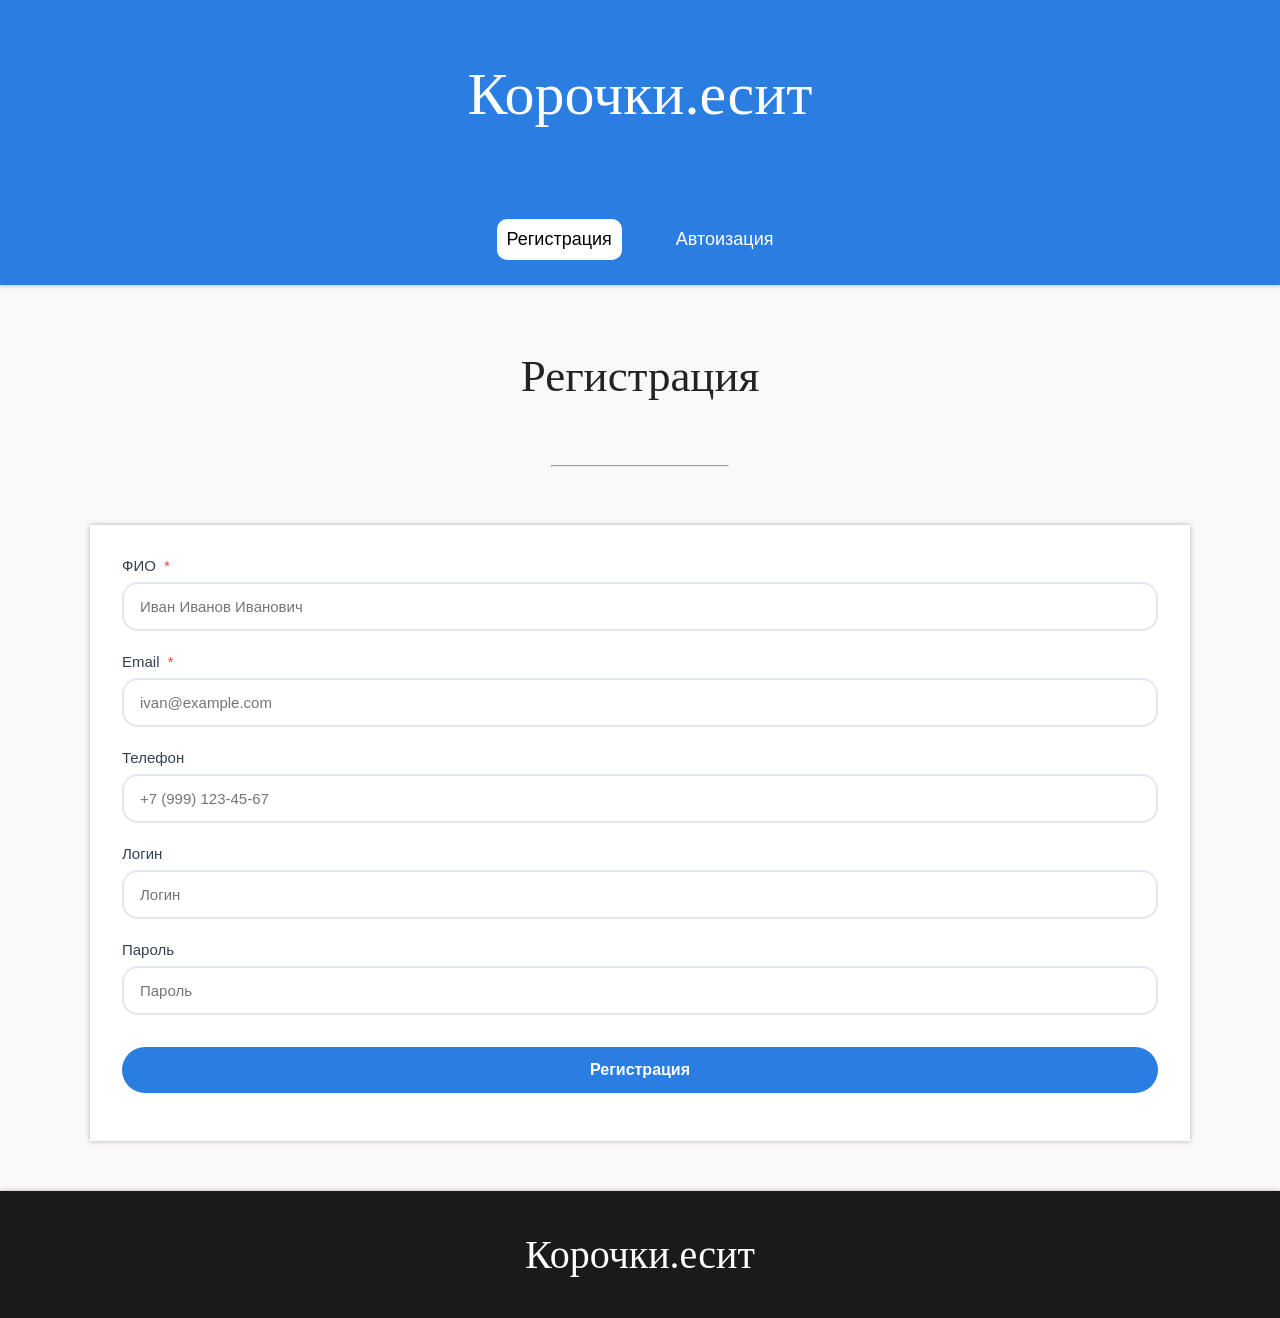
<file: index.html>
<html lang="en">
<head>
    <meta charset="UTF-8">
    <title></title>
    <link href="pr18.css" rel="stylesheet">
</head>
<body>
    <header>
        <section class="sec">
            <article class="art">
                <article style="text-align: center;">
                <div class="shapka12">
                    <p class="zag" style="color: white;">Корочки.есит</p>

                    
                </div>
                </article>


                
            
            <header class="header" style="background: #2a7de1;">
                
            
                
                <input type="checkbox" id="menu-check">
            
                
                <label for="menu-check" class="burger" style="color: white;">☰</label>
            
                
                <ul class="menu">
                    <li><div class="shapka1" >
                        <p style="margin: 10px;"><a href="index.html" style="text-decoration: none; color: rgb(0, 0, 0);">Регистрация</a></p>
                    </div></li>
                    <li><div class="shapka1">
                        <p style="margin: 10px;"><a href="avtoris.html" style="text-decoration: none; color: rgb(0, 0, 0);">Автоизация</a></p>
                    </div></li>
                    
                </ul>
            </header>

                
                <article class="menu2" style="margin-bottom: 20px;">
                
                <div class="shapka1" style="background: #ffffff; border-radius: 10px; ">
                    <p style="margin: 10px;"><a href="index.html" style="text-decoration: none; color: rgb(0, 0, 0);">Регистрация</a></p>
                </div>
                <div class="shapka1">
                    <p style="margin: 10px;"><a href="avtoris.html" style="text-decoration: none; color: rgb(255, 255, 255);">Автоизация</a></p>
                </div>
                
                </article>
                
    
                
                
    
            </article>
        </section>

    

        <section class="sec2">
            <article class="art34" >
                <div class="shapka13" style="margin-top: 20px; margin-bottom: 10px;"><p>Регистрация</p></div>
                <hr style="margin-left: 30px; margin-right: 30px;">
                

            </article>
        </section>

        <div class="container">
            
                <!-- Лев кол -->
                <div class="contact-form">
                    
        
                    <form action="#" method="POST">
                        <div class="form-group">
                            <label style="font-size: 15px;">ФИО <span class="required">*</span></label>
                            <input type="text" class="form-control" placeholder="Иван Иванов Иванович" required>
                        </div>
        
                        <div class="form-group">
                            <label style="font-size: 15px;">Email <span class="required">*</span></label>
                            <input type="email" class="form-control" placeholder="ivan@example.com" required>
                        </div>
        
                        <div class="form-group">
                            <label style="font-size: 15px;">Телефон</label>
                            <input type="tel" class="form-control" placeholder="+7 (999) 123-45-67">
                        </div>

                        <div class="form-group">
                            <label style="font-size: 15px;">Логин</label>
                            <input type="tel" class="form-control" placeholder="Логин">
                        </div>

                        <div class="form-group">
                            <label style="font-size: 15px;">Пароль</label>
                            <input type="tel" class="form-control" placeholder="Пароль">
                        </div>
        
                        
        
                        
        
                        <button type="submit" class="submit-btn"><a href="zaiavki.html" style="text-decoration: none; color: white;">Регистрация</a></button>
                    </form>
                </div>
                
            
        
            <!-- карта -->
            
           
        </div>

       
    </header>

    <main >
        
    </main>

    <footer >
       <section class="sec">
            <article class="art1_2">
                <article style="text-align: center;">
                <div class="shapka12">
                    <p class="zag2">Корочки.есит</p>

                    
                </div>
                </article>
                <article>
                
                </article>
                
    
                
                
    
            </article>
        </section>
    </footer>
</body>
</html>
</file>
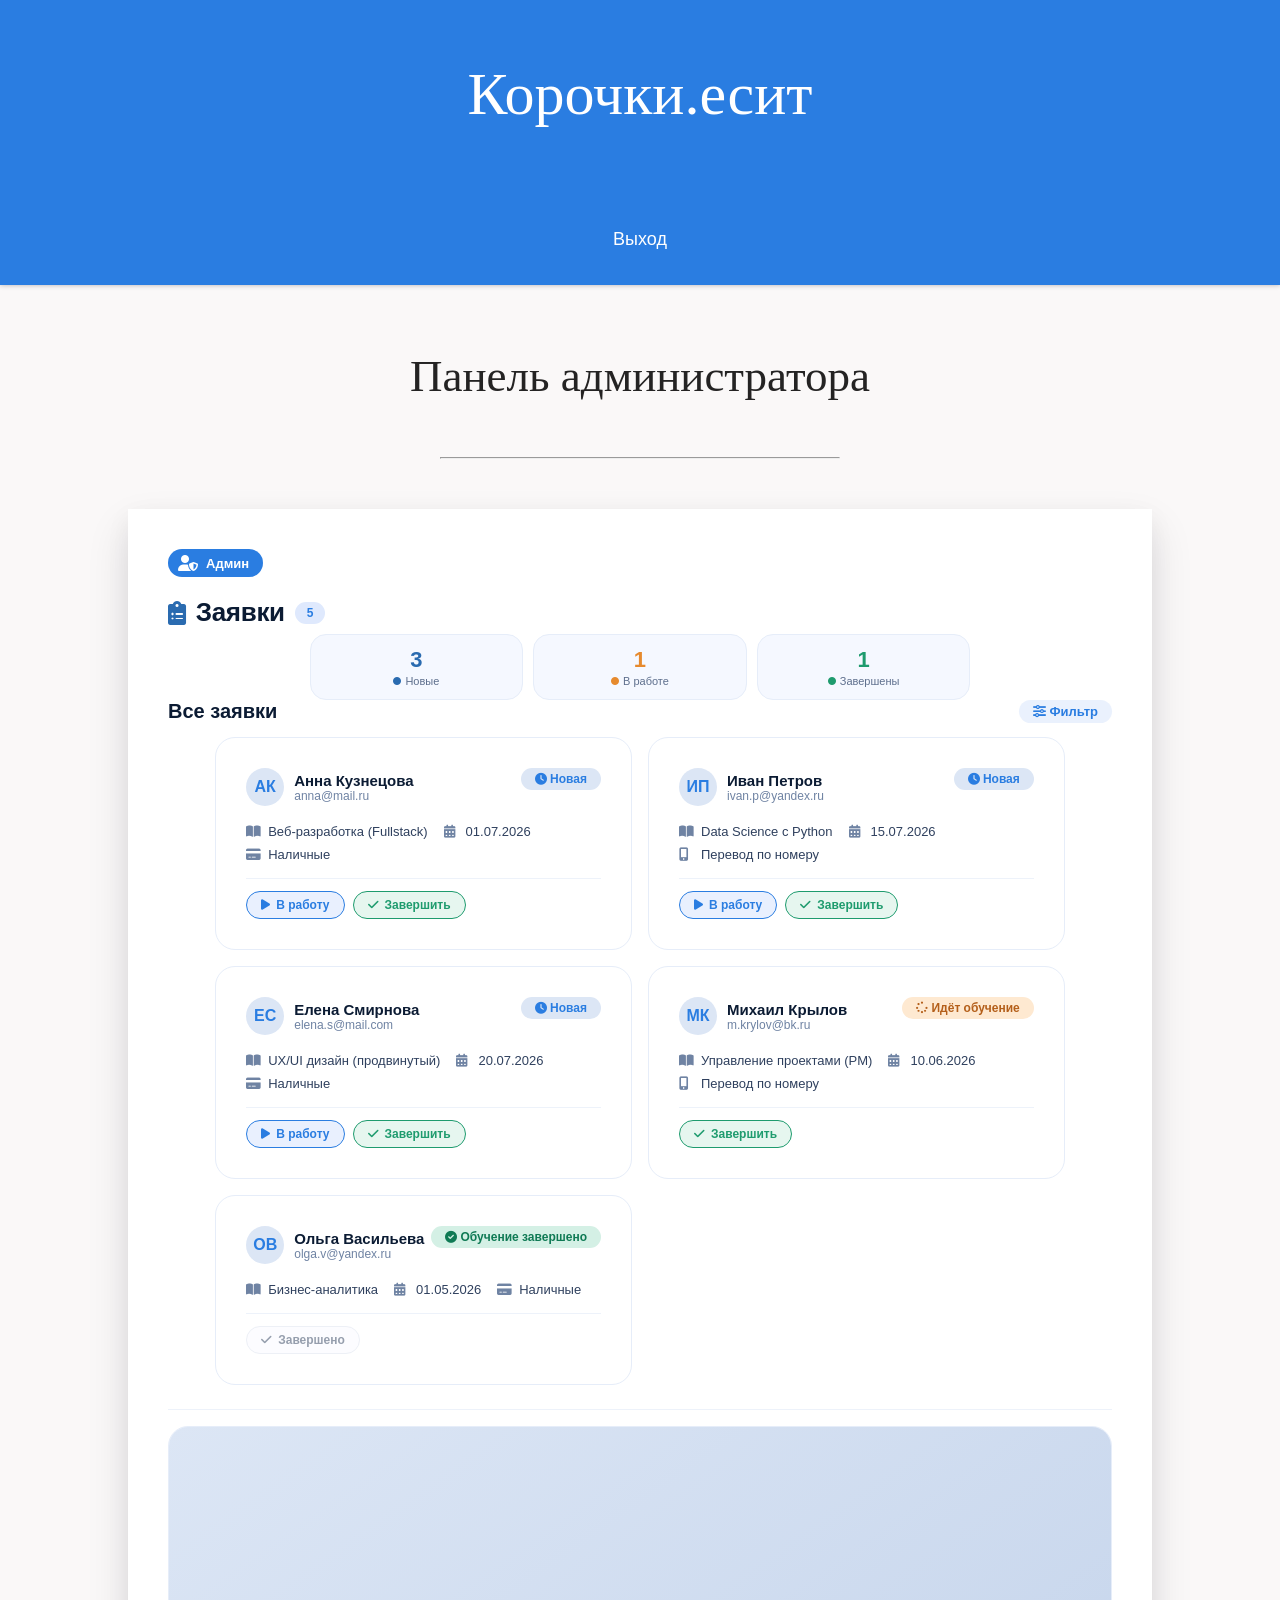
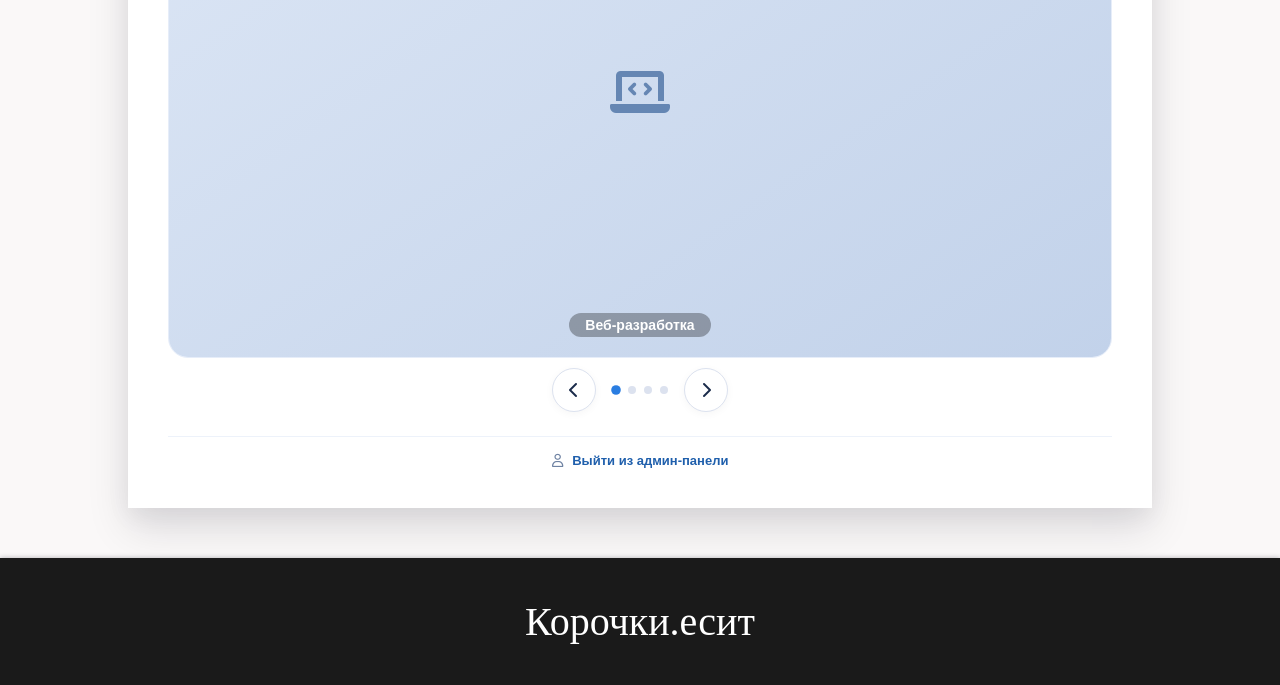
<file: admin.html>
<html lang="en">
<head>
    <meta charset="UTF-8">
    <title></title>
    <link rel="stylesheet" href="https://cdnjs.cloudflare.com/ajax/libs/font-awesome/6.0.0-beta3/css/all.min.css">
    <link href="admin.css" rel="stylesheet">
</head>
<body>
    <header>
        <section class="sec">
            <article class="art">
                <article style="text-align: center;">
                <div class="shapka12">
                    <p class="zag" style="margin-top: 60px; margin-bottom: 60px;">Корочки.есит</p>

                    
                </div>
                </article>


                
            
            <header class="header" style="background: #2a7de1;">
                
            
                
                <input type="checkbox" id="menu-check">
            
                
                <label for="menu-check" class="burger" style="color: white;">☰</label>
            
                
                <ul class="menu">
                    
                    <li><div class="shapka1" style="border-radius: 10px; ">
                        <p style="margin: 10px;"><a href="zaiavki.html" style="text-decoration: none; color: rgb(0, 0, 0);">Выход</a></p>
                    </div></li>
                    
                </ul>
            </header>

                
                <article class="menu2" style="margin-bottom: 20px;">
                
                <div class="shapka1" >
                    <p style="margin: 10px;"><a href="zaiavki.html" style="text-decoration: none; color: rgb(255, 255, 255);">Выход</a></p>
                </div>
                
                
                </article>
                
    
                
                
    
            </article>
        </section>

    

        <section class="sec2" style="


            box-shadow: 10px rgb(197, 190, 212);
            display: flex;
            justify-content: center;
            align-items: center;
            
        ">
            <article class="art34" >
                <div class="shapka13" style="margin-top: 20px; margin-bottom: 10px;"><p style=" display: inline-block;
    
 
                    font-size: 45px;
                    justify-content: space-between;
                    
                    font-family: Playfair Display;
                    color: rgb(36, 35, 35); margin-bottom: 45px; margin-top: 45px;">Панель администратора</p></div>
                <hr style="margin-left: 30px; margin-right: 30px;">
                

            </article>
        </section>

        
            <div class="phone-frame" style="margin-top: 50px;">
        
                <!-- ========== ШАПКА ========== -->
                <div class="page-header">
                    
                    <div class="admin-badge">
                        <i class="fas fa-user-shield"></i>
                        <span>Админ</span>
                    </div>
                </div>
        
                <!-- ========== ЗАГОЛОВОК ========== -->
                <div class="page-title">
                    <i class="fas fa-clipboard-list"></i> Заявки
                    <span class="title-badge">5</span>
                </div>
                
        
        
                <div class="stats-row">
                    <div class="stat-card new">
                        <span class="stat-number">3</span>
                        <span class="stat-label"><i class="fas fa-circle" style="color:#2a6bb0; font-size:8px;"></i> Новые</span>
                    </div>
                    <div class="stat-card progress">
                        <span class="stat-number">1</span>
                        <span class="stat-label"><i class="fas fa-circle" style="color:#e68a2e; font-size:8px;"></i> В работе</span>
                    </div>
                    <div class="stat-card done">
                        <span class="stat-number">1</span>
                        <span class="stat-label"><i class="fas fa-circle" style="color:#1e9b6e; font-size:8px;"></i> Завершены</span>
                    </div>
                </div>
        
         
                <div class="section-title">
                    <h3 style="font-size: 20px;">Все заявки</h3>
                    <button class="filter-btn"><i class="fas fa-sliders-h"></i> Фильтр</button>
                </div>
        
                <div class="requests-list">
        
             
                    <div class="request-card" data-status="new">
                        <div class="request-header">
                            <div class="request-user">
                                <div class="avatar">АК</div>
                                <div>
                                    <div class="name">Анна Кузнецова</div>
                                    <div class="email">anna@mail.ru</div>
                                </div>
                            </div>
                            <span class="status-badge new"><i class="fas fa-clock"></i> Новая</span>
                        </div>
                        <div class="request-details">
                            <span><i class="fas fa-book-open"></i> Веб-разработка (Fullstack)</span>
                            <span><i class="fas fa-calendar-alt"></i> 01.07.2026</span>
                            <span><i class="fas fa-credit-card"></i> Наличные</span>
                        </div>
                        <div class="request-actions">
                            <button class="btn-status approve" data-action="progress"><i class="fas fa-play"></i> В работу</button>
                            <button class="btn-status complete" data-action="complete"><i class="fas fa-check"></i> Завершить</button>
                        </div>
                    </div>
        
                
                    <div class="request-card" data-status="new">
                        <div class="request-header">
                            <div class="request-user">
                                <div class="avatar">ИП</div>
                                <div>
                                    <div class="name">Иван Петров</div>
                                    <div class="email">ivan.p@yandex.ru</div>
                                </div>
                            </div>
                            <span class="status-badge new"><i class="fas fa-clock"></i> Новая</span>
                        </div>
                        <div class="request-details">
                            <span><i class="fas fa-book-open"></i> Data Science с Python</span>
                            <span><i class="fas fa-calendar-alt"></i> 15.07.2026</span>
                            <span><i class="fas fa-mobile-screen-button"></i> Перевод по номеру</span>
                        </div>
                        <div class="request-actions">
                            <button class="btn-status approve" data-action="progress"><i class="fas fa-play"></i> В работу</button>
                            <button class="btn-status complete" data-action="complete"><i class="fas fa-check"></i> Завершить</button>
                        </div>
                    </div>
        
              
                    <div class="request-card" data-status="new">
                        <div class="request-header">
                            <div class="request-user">
                                <div class="avatar">ЕС</div>
                                <div>
                                    <div class="name">Елена Смирнова</div>
                                    <div class="email">elena.s@mail.com</div>
                                </div>
                            </div>
                            <span class="status-badge new"><i class="fas fa-clock"></i> Новая</span>
                        </div>
                        <div class="request-details">
                            <span><i class="fas fa-book-open"></i> UX/UI дизайн (продвинутый)</span>
                            <span><i class="fas fa-calendar-alt"></i> 20.07.2026</span>
                            <span><i class="fas fa-credit-card"></i> Наличные</span>
                        </div>
                        <div class="request-actions">
                            <button class="btn-status approve" data-action="progress"><i class="fas fa-play"></i> В работу</button>
                            <button class="btn-status complete" data-action="complete"><i class="fas fa-check"></i> Завершить</button>
                        </div>
                    </div>
        
              
                    <div class="request-card" data-status="progress">
                        <div class="request-header">
                            <div class="request-user">
                                <div class="avatar">МК</div>
                                <div>
                                    <div class="name">Михаил Крылов</div>
                                    <div class="email">m.krylov@bk.ru</div>
                                </div>
                            </div>
                            <span class="status-badge in-progress"><i class="fas fa-spinner"></i> Идёт обучение</span>
                        </div>
                        <div class="request-details">
                            <span><i class="fas fa-book-open"></i> Управление проектами (PM)</span>
                            <span><i class="fas fa-calendar-alt"></i> 10.06.2026</span>
                            <span><i class="fas fa-mobile-screen-button"></i> Перевод по номеру</span>
                        </div>
                        <div class="request-actions">
                            <button class="btn-status complete" data-action="complete"><i class="fas fa-check"></i> Завершить</button>
                        </div>
                    </div>
        
                  
                    <div class="request-card" data-status="done">
                        <div class="request-header">
                            <div class="request-user">
                                <div class="avatar">ОВ</div>
                                <div>
                                    <div class="name">Ольга Васильева</div>
                                    <div class="email">olga.v@yandex.ru</div>
                                </div>
                            </div>
                            <span class="status-badge done"><i class="fas fa-check-circle"></i> Обучение завершено</span>
                        </div>
                        <div class="request-details">
                            <span><i class="fas fa-book-open"></i> Бизнес-аналитика</span>
                            <span><i class="fas fa-calendar-alt"></i> 01.05.2026</span>
                            <span><i class="fas fa-credit-card"></i> Наличные</span>
                        </div>
                        <div class="request-actions">
                            <button class="btn-status" disabled><i class="fas fa-check"></i> Завершено</button>
                        </div>
                    </div>
        
                </div>
        
           
                <div class="slider-section">
                   
                    <div class="slider-wrapper" id="sliderWrapper">
                        <div class="slider-track" id="sliderTrack" style="transform: translateX(0%);">
                            <!-- Слайд 1 -->
                            <div class="slider-slide" style="background: linear-gradient(145deg, #dce6f5, #c2d2ea);">
                                <i class="fas fa-laptop-code" style="font-size:48px; opacity:0.6;"></i>
                                <span style="position:absolute; bottom:20px; background:rgba(0,0,0,0.3); color:white; padding:4px 16px; border-radius:20px; font-size:14px;">Веб-разработка</span>
                            </div>
                            <!-- Слайд 2 -->
                            <div class="slider-slide" style="background: linear-gradient(145deg, #d4f0e5, #b8e0d0);">
                                <i class="fas fa-chart-line" style="font-size:48px; opacity:0.6;"></i>
                                <span style="position:absolute; bottom:20px; background:rgba(0,0,0,0.3); color:white; padding:4px 16px; border-radius:20px; font-size:14px;">Data Science</span>
                            </div>
                            <!-- Слайд 3 -->
                            <div class="slider-slide" style="background: linear-gradient(145deg, #fee9d1, #fad6b0);">
                                <i class="fas fa-paint-brush" style="font-size:48px; opacity:0.6;"></i>
                                <span style="position:absolute; bottom:20px; background:rgba(0,0,0,0.3); color:white; padding:4px 16px; border-radius:20px; font-size:14px;">UX/UI дизайн</span>
                            </div>
                            <!-- Слайд 4 -->
                            <div class="slider-slide" style="background: linear-gradient(145deg, #f5e6ff, #e8d5f5);">
                                <i class="fas fa-users" style="font-size:48px; opacity:0.6;"></i>
                                <span style="position:absolute; bottom:20px; background:rgba(0,0,0,0.3); color:white; padding:4px 16px; border-radius:20px; font-size:14px;">Управление проектами</span>
                            </div>
                        </div>
                    </div>
                    <div class="slider-controls">
                        <button class="slider-btn" id="prevSlide" aria-label="Назад"><i class="fas fa-chevron-left"></i></button>
                        <div class="slider-dots" id="sliderDots">
                            <span class="dot active" data-index="0"></span>
                            <span class="dot" data-index="1"></span>
                            <span class="dot" data-index="2"></span>
                            <span class="dot" data-index="3"></span>
                        </div>
                        <button class="slider-btn" id="nextSlide" aria-label="Вперёд"><i class="fas fa-chevron-right"></i></button>
                    </div>
                </div>
        
                <!-- ========== ПЕРЕКЛЮЧЕНИЕ НА РЕГИСТРАЦИЮ ========== -->
                <div style="margin-top: 18px; text-align: center; font-size: 13px; color: #6f83a3; border-top: 1px solid #edf2fa; padding-top: 16px;">
                    <i class="far fa-user" style="margin-right: 6px;"></i>
                    <a href="zaiavki.html" style="color:#1f5fac; font-weight:600;">Выйти из админ-панели</a>
                </div>
        
            </div>
        
            <!-- ========================================
            СКРИПТ ДЛЯ СЛАЙДЕРА И ИЗМЕНЕНИЯ СТАТУСА
            ======================================== -->
            <script>
                (function() {
                    'use strict';
        
                    // ========== СЛАЙДЕР ==========
                    const track = document.getElementById('sliderTrack');
                    const dots = document.querySelectorAll('.dot');
                    const prevBtn = document.getElementById('prevSlide');
                    const nextBtn = document.getElementById('nextSlide');
                    let currentSlide = 0;
                    const totalSlides = 4;
        
                    function updateSlider(index) {
                        if (index < 0) index = totalSlides - 1;
                        if (index >= totalSlides) index = 0;
                        currentSlide = index;
                        track.style.transform = 'translateX(-' + (index * 100) + '%)';
                        dots.forEach((dot, i) => {
                            dot.classList.toggle('active', i === index);
                        });
                    }
        
                    prevBtn.addEventListener('click', function() {
                        updateSlider(currentSlide - 1);
                    });
        
                    nextBtn.addEventListener('click', function() {
                        updateSlider(currentSlide + 1);
                    });
        
                    dots.forEach((dot, index) => {
                        dot.addEventListener('click', function() {
                            updateSlider(index);
                        });
                    });
        
                    // ========== ИЗМЕНЕНИЕ СТАТУСА ЗАЯВКИ ==========
                    document.querySelectorAll('.btn-status[data-action]').forEach(btn => {
                        btn.addEventListener('click', function(e) {
                            e.stopPropagation();
                            const card = this.closest('.request-card');
                            if (!card) return;
                            const statusBadge = card.querySelector('.status-badge');
                            const action = this.getAttribute('data-action');
        
                            // Удаляем все старые статусы
                            statusBadge.classList.remove('new', 'in-progress', 'done');
        
                            if (action === 'progress') {
                                // "В работу" → статус "Идёт обучение"
                                statusBadge.textContent = ' Идёт обучение';
                                statusBadge.classList.add('in-progress');
                                // Меняем иконку
                                statusBadge.innerHTML = '<i class="fas fa-spinner"></i> Идёт обучение';
                                // Обновляем кнопки: убираем "В работу", оставляем "Завершить"
                                const actionsDiv = card.querySelector('.request-actions');
                                actionsDiv.innerHTML = `
                                    <button class="btn-status complete" data-action="complete"><i class="fas fa-check"></i> Завершить</button>
                                `;
                                // Перепривязываем событие
                                actionsDiv.querySelector('.btn-status').addEventListener('click', arguments.callee);
                                // Обновляем статистику (просто для демо)
                                updateStats();
                            } else if (action === 'complete') {
                                // "Завершить" → статус "Обучение завершено"
                                statusBadge.textContent = ' Обучение завершено';
                                statusBadge.classList.add('done');
                                statusBadge.innerHTML = '<i class="fas fa-check-circle"></i> Обучение завершено';
                                const actionsDiv = card.querySelector('.request-actions');
                                actionsDiv.innerHTML = `
                                    <button class="btn-status" disabled><i class="fas fa-check"></i> Завершено</button>
                                `;
                                updateStats();
                            }
                        });
                    });
        
                    // ========== ОБНОВЛЕНИЕ СТАТИСТИКИ (демо) ==========
                    function updateStats() {
                        const cards = document.querySelectorAll('.request-card');
                        let newCount = 0,
                            progressCount = 0,
                            doneCount = 0;
        
                        cards.forEach(card => {
                            const badge = card.querySelector('.status-badge');
                            if (badge.classList.contains('new')) newCount++;
                            else if (badge.classList.contains('in-progress')) progressCount++;
                            else if (badge.classList.contains('done')) doneCount++;
                        });
        
                        const stats = document.querySelectorAll('.stat-number');
                        stats[0].textContent = newCount;
                        stats[1].textContent = progressCount;
                        stats[2].textContent = doneCount;
                    }
        
                    // начальный подсчёт
                    updateStats();
        
                })();
            </script>
        

       
    </header>

    <main >
        
    </main>

    <footer >
       <section class="sec">
            <article class="art1_2">
                <article style="text-align: center;">
                <div class="shapka12">
                    <p class="zag2" style="margin-top: 40px; margin-bottom: 40px;">Корочки.есит</p>

                    
                </div>
                </article>
                <article>
                
                </article>
                
    
                
                
    
            </article>
        </section>
    </footer>
</body>
</html>
</file>
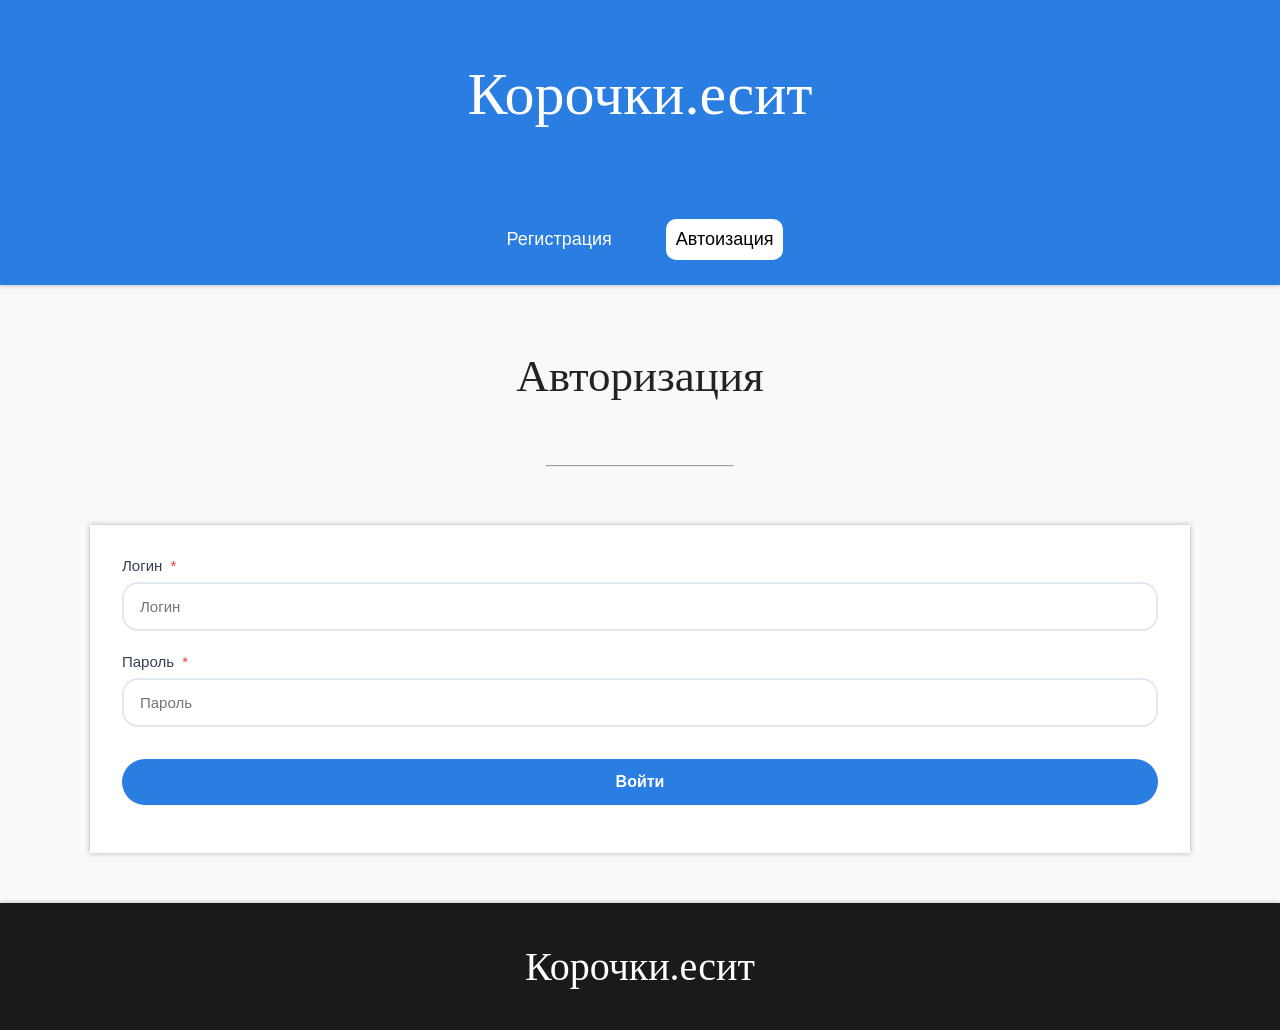
<file: avtoris.html>
<html lang="en">
<head>
    <meta charset="UTF-8">
    <title></title>
    <link href="avtoris.css" rel="stylesheet">
</head>
<body>
    <header>
        <section class="sec">
            <article class="art">
                <article style="text-align: center;">
                <div class="shapka12">
                    <p class="zag" >Корочки.есит</p>

                    
                </div>
                </article>


                
            
            <header class="header" style="background: #2a7de1;">
                
            
                
                <input type="checkbox" id="menu-check">
            
                
                <label for="menu-check" class="burger" style="color: white;">☰</label>
            
                
                <ul class="menu">
                    <li><div class="shapka1" style=" border-radius: 10px; ">
                        <p style="margin: 10px;"><a href="index.html" style="text-decoration: none; color: black;">Регистрация</a></p>
                    </div></li>
                    <li><div class="shapka1" style="border-radius: 10px; ">
                        <p style="margin: 10px;"><a href="avtoris.html" style="text-decoration: none; color: rgb(0, 0, 0);">Автоизация</a></p>
                    </div></li>
                    
                </ul>
            </header>

                
                <article class="menu2" style="margin-bottom: 20px;">
                
                <div class="shapka1" >
                    <p style="margin: 10px;"><a href="index.html" style="text-decoration: none; color: rgb(255, 255, 255);">Регистрация</a></p>
                </div>
                <div class="shapka1" style="background: #ffffff; border-radius: 10px; ">
                    <p style="margin: 10px;"><a href="avtoris.html" style="text-decoration: none; color: rgb(0, 0, 0);">Автоизация</a></p>
                </div>
                
                </article>
                
    
                
                
    
            </article>
        </section>

    

        <section class="sec2">
            <article class="art34" >
                <div class="shapka13" style="margin-top: 20px; margin-bottom: 10px;"><p>Авторизация</p></div>
                <hr style="margin-left: 30px; margin-right: 30px;">
                

            </article>
        </section>

        <div class="container">
            
                <!-- Лев кол -->
                <div class="contact-form">
                    
        
                    <form action="#" method="POST">
                        <div class="form-group">
                            <label style="font-size: 15px;">Логин <span class="required">*</span></label>
                            <input type="text" class="form-control" placeholder="Логин" required>
                        </div>
        
                        <div class="form-group">
                            <label style="font-size: 15px;">Пароль <span class="required">*</span></label>
                            <input type="email" class="form-control" placeholder="Пароль" required>
                        </div>
        
                        
                        
        
                        
        
                        <button type="submit" class="submit-btn"><a href="zaiavki.html"  style="text-decoration: none; color: white;">Войти</a></button>
                    </form>
                </div>
                
            
        
            <!-- карта -->
            
           
        </div>

       
    </header>

    <main >
        
    </main>

    <footer >
       <section class="sec">
            <article class="art1_2">
                <article style="text-align: center;">
                <div class="shapka12">
                    <p class="zag2">Корочки.есит</p>

                    
                </div>
                </article>
                <article>
                
                </article>
                
    
                
                
    
            </article>
        </section>
    </footer>
</body>
</html>
</file>
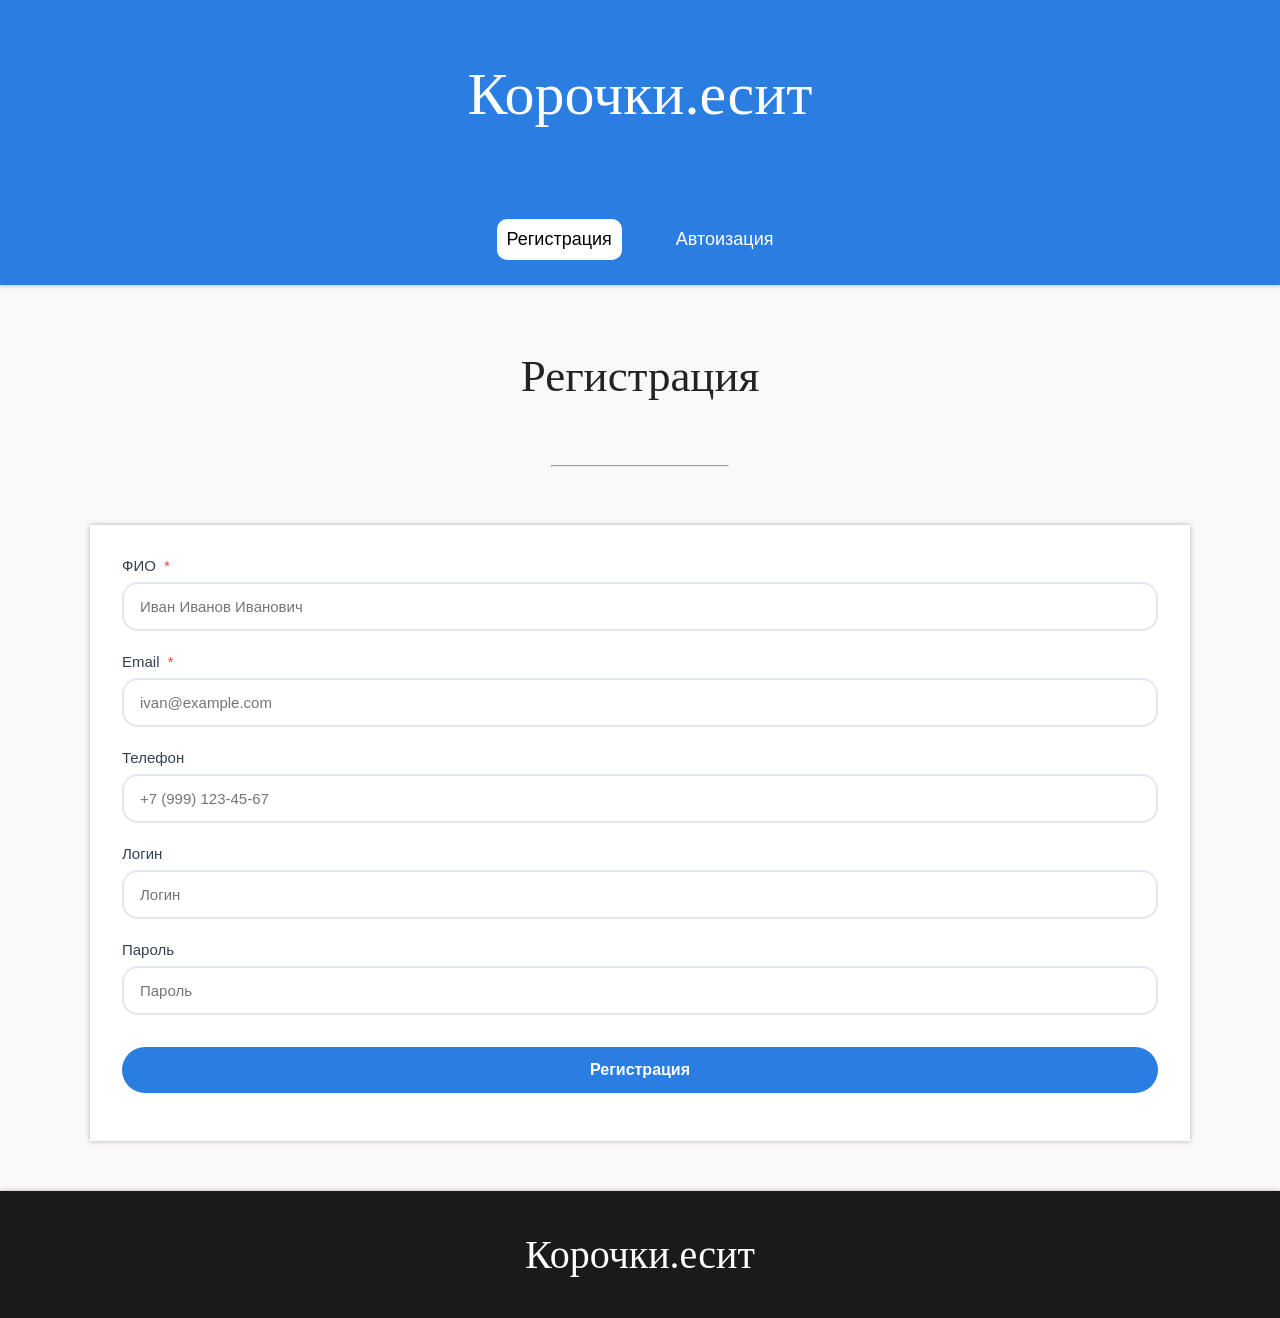
<file: pr18.html>
<html lang="en">
<head>
    <meta charset="UTF-8">
    <title></title>
    <link href="pr18.css" rel="stylesheet">
</head>
<body>
    <header>
        <section class="sec">
            <article class="art">
                <article style="text-align: center;">
                <div class="shapka12">
                    <p class="zag" style="color: white;">Корочки.есит</p>

                    
                </div>
                </article>


                
            
            <header class="header" style="background: #2a7de1;">
                
            
                
                <input type="checkbox" id="menu-check">
            
                
                <label for="menu-check" class="burger" style="color: white;">☰</label>
            
                
                <ul class="menu">
                    <li><div class="shapka1" >
                        <p style="margin: 10px;"><a href="pr18.html" style="text-decoration: none; color: rgb(0, 0, 0);">Регистрация</a></p>
                    </div></li>
                    <li><div class="shapka1">
                        <p style="margin: 10px;"><a href="avtoris.html" style="text-decoration: none; color: rgb(0, 0, 0);">Автоизация</a></p>
                    </div></li>
                    
                </ul>
            </header>

                
                <article class="menu2" style="margin-bottom: 20px;">
                
                <div class="shapka1" style="background: #ffffff; border-radius: 10px; ">
                    <p style="margin: 10px;"><a href="pr18.html" style="text-decoration: none; color: rgb(0, 0, 0);">Регистрация</a></p>
                </div>
                <div class="shapka1">
                    <p style="margin: 10px;"><a href="avtoris.html" style="text-decoration: none; color: rgb(255, 255, 255);">Автоизация</a></p>
                </div>
                
                </article>
                
    
                
                
    
            </article>
        </section>

    

        <section class="sec2">
            <article class="art34" >
                <div class="shapka13" style="margin-top: 20px; margin-bottom: 10px;"><p>Регистрация</p></div>
                <hr style="margin-left: 30px; margin-right: 30px;">
                

            </article>
        </section>

        <div class="container">
            
                <!-- Лев кол -->
                <div class="contact-form">
                    
        
                    <form action="#" method="POST">
                        <div class="form-group">
                            <label style="font-size: 15px;">ФИО <span class="required">*</span></label>
                            <input type="text" class="form-control" placeholder="Иван Иванов Иванович" required>
                        </div>
        
                        <div class="form-group">
                            <label style="font-size: 15px;">Email <span class="required">*</span></label>
                            <input type="email" class="form-control" placeholder="ivan@example.com" required>
                        </div>
        
                        <div class="form-group">
                            <label style="font-size: 15px;">Телефон</label>
                            <input type="tel" class="form-control" placeholder="+7 (999) 123-45-67">
                        </div>

                        <div class="form-group">
                            <label style="font-size: 15px;">Логин</label>
                            <input type="tel" class="form-control" placeholder="Логин">
                        </div>

                        <div class="form-group">
                            <label style="font-size: 15px;">Пароль</label>
                            <input type="tel" class="form-control" placeholder="Пароль">
                        </div>
        
                        
        
                        
        
                        <button type="submit" class="submit-btn"><a href="zaiavki.html" style="text-decoration: none; color: white;">Регистрация</a></button>
                    </form>
                </div>
                
            
        
            <!-- карта -->
            
           
        </div>

       
    </header>

    <main >
        
    </main>

    <footer >
       <section class="sec">
            <article class="art1_2">
                <article style="text-align: center;">
                <div class="shapka12">
                    <p class="zag2">Корочки.есит</p>

                    
                </div>
                </article>
                <article>
                
                </article>
                
    
                
                
    
            </article>
        </section>
    </footer>
</body>
</html>
</file>
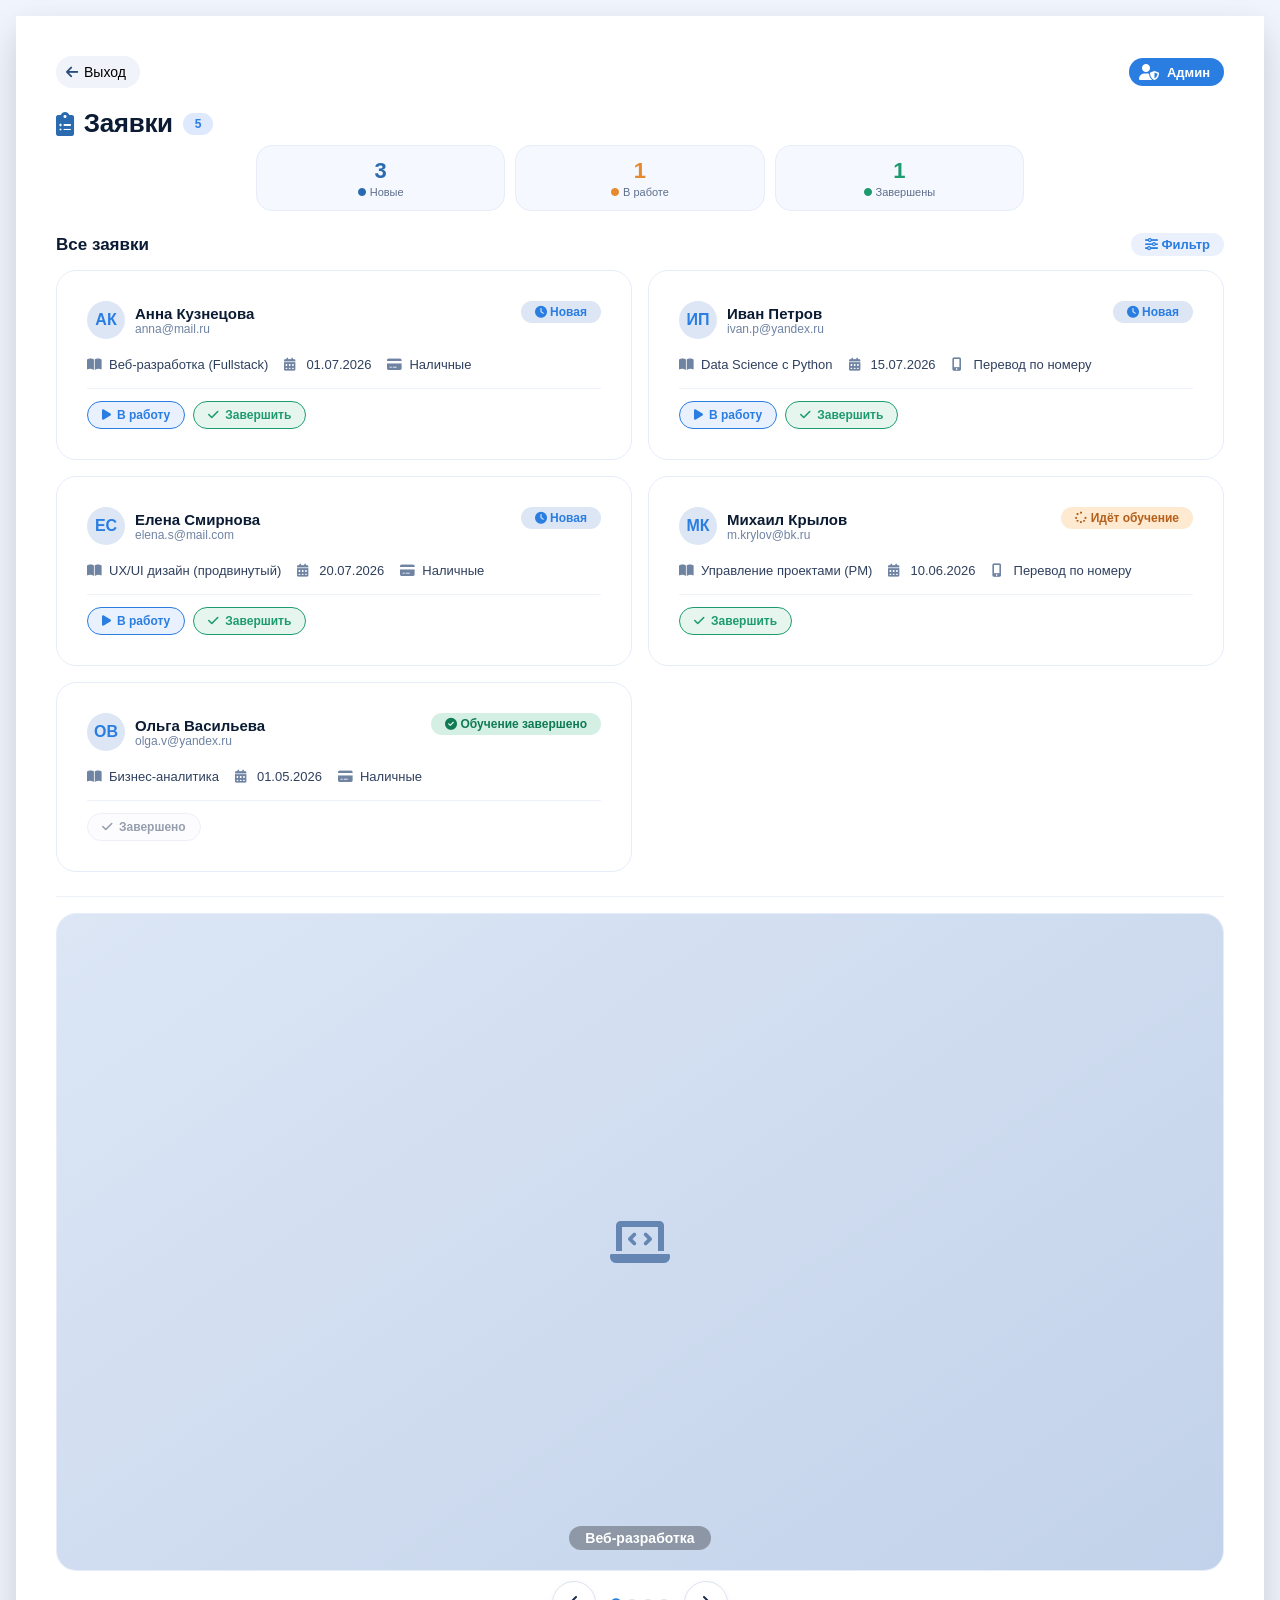
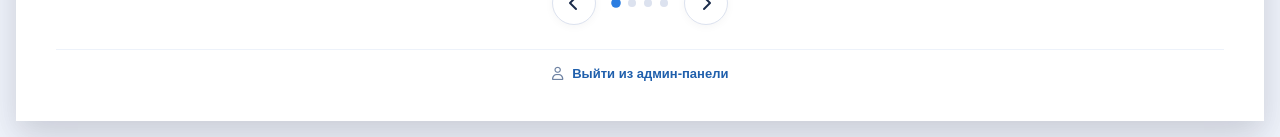
<file: prob.html>
<!DOCTYPE html>
<html lang="ru">
<head>
    <meta charset="UTF-8">
    <meta name="viewport" content="width=device-width, initial-scale=1.0, maximum-scale=1.0, user-scalable=yes">
    <title>Корочки.есть — Панель администратора</title>
    <!-- Font Awesome 6 -->
    <link rel="stylesheet" href="https://cdnjs.cloudflare.com/ajax/libs/font-awesome/6.0.0-beta3/css/all.min.css">
    <style>
        /* ========================================
           СБРОС СТИЛЕЙ ДЛЯ ССЫЛОК
           ======================================== */
        a {
            text-decoration: none;
            color: inherit;
            background-color: transparent;
            transition: all 0.2s ease;
        }

        a:link,
        a:visited,
        a:hover,
        a:active,
        a:focus {
            text-decoration: none;
            color: inherit;
            outline: none;
        }

        a:focus-visible {
            outline: 2px solid #2a7de1;
            outline-offset: 2px;
        }

        /* ========================================
           ОСНОВНЫЕ СТИЛИ
           ======================================== */
        * {
            margin: 0;
            padding: 0;
            box-sizing: border-box;
            font-family: 'Inter', -apple-system, BlinkMacSystemFont, 'Segoe UI', Roboto, Helvetica, Arial, sans-serif;
        }

        body {
            background: #f0f4fc;
            display: flex;
            justify-content: center;
            align-items: flex-start;
            min-height: 100vh;
            padding: 16px;
        }

        .phone-frame {
            
            width: 100%;
            background: #ffffff;
            
            box-shadow: 0 20px 40px rgba(0, 10, 30, 0.12), 0 8px 24px rgba(0, 0, 0, 0.05);
            overflow: hidden;
            padding: 40px;
            animation: fadeSlideUp 0.35s ease-out;
            margin: 0 auto;
        }

        @keyframes fadeSlideUp {
            0% {
                opacity: 0;
                transform: translateY(20px);
            }
            100% {
                opacity: 1;
                transform: translateY(0);
            }
        }

        /* ========================================
           ШАПКА
           ======================================== */
        .page-header {
            display: flex;
            align-items: center;
            justify-content: space-between;
            margin-bottom: 20px;
        }

        .back-link {
            display: flex;
            align-items: center;
            gap: 6px;
            color: #1a2b4a;
            font-weight: 500;
            font-size: 14px;
            background: #f0f3fa;
            padding: 8px 14px 8px 10px;
            border-radius: 30px;
            transition: background 0.2s, transform 0.1s;
        }

        .back-link:active {
            background: #e0e6f5;
            transform: scale(0.96);
        }

        .back-link i {
            font-size: 14px;
            color: #2a4b7c;
        }

        .admin-badge {
            display: flex;
            align-items: center;
            gap: 8px;
            background: #2a7de1;
            padding: 6px 14px 6px 10px;
            border-radius: 40px;
            font-size: 13px;
            font-weight: 600;
            color: #ffffff;
        }

        .admin-badge i {
            font-size: 16px;
        }

        .page-title {
            font-size: 26px;
            font-weight: 700;
            color: #0b1b33;
            letter-spacing: -0.3px;
            margin: 6px 0 6px 0;
            display: flex;
            align-items: center;
            gap: 10px;
        }

        .page-title i {
            color: #2a6bb0;
            font-size: 24px;
        }

        .title-badge {
            background: #dfe9fd;
            border-radius: 30px;
            padding: 4px 12px;
            font-size: 12px;
            font-weight: 600;
            color: #2a7de1;
        }

        .subhead {
            color: #5e6f8d;
            font-size: 14px;
            font-weight: 400;
            margin-top: -2px;
            margin-bottom: 20px;
            border-left: 3px solid #2a6bb0;
            padding-left: 12px;
            background: #f8faff;
            border-radius: 0 8px 8px 0;
            line-height: 1.4;
            display: flex;
            align-items: center;
            gap: 8px;
        }

        .subhead i {
            color: #2a6bb0;
        }

        /* ========================================
           СТАТИСТИКА (карточки-счётчики)
           ======================================== */
        .stats-row {
            display: flex;
            gap: 10px;
            margin-bottom: 22px;
            margin-left: 200px;
            margin-right: 200px;
        }

        .stat-card {
            flex: 1;
            background: #f5f8ff;
            border-radius: 16px;
            padding: 12px 10px;
            text-align: center;
            border: 1px solid #e6edf9;
            transition: transform 0.2s, box-shadow 0.2s;
        }

        .stat-card:active {
            transform: scale(0.96);
        }

        .stat-number {
            font-size: 22px;
            font-weight: 700;
            color: #0b1b33;
            display: block;
            line-height: 1.2;
        }

        .stat-label {
            font-size: 11px;
            color: #5e6f8d;
            font-weight: 500;
            display: flex;
            align-items: center;
            justify-content: center;
            gap: 4px;
            margin-top: 2px;
        }

        .stat-label i {
            font-size: 11px;
        }

        .stat-card.new .stat-number {
            color: #2a6bb0;
        }
        .stat-card.progress .stat-number {
            color: #e68a2e;
        }
        .stat-card.done .stat-number {
            color: #1e9b6e;
        }

        /* ========================================
           СПИСОК ЗАЯВОК
           ======================================== */
        .section-title {
            display: flex;
            align-items: center;
            justify-content: space-between;
            margin-bottom: 14px;
        }

        .section-title h3 {
            font-size: 17px;
            font-weight: 700;
            color: #0b1b33;
        }

        .section-title .filter-btn {
            font-size: 13px;
            color: #2a7de1;
            font-weight: 600;
            background: #eaf1fd;
            padding: 4px 14px;
            border-radius: 20px;
            transition: background 0.2s;
            border: none;
            cursor: pointer;
        }

        .section-title .filter-btn:active {
            background: #d3e2fc;
        }







        .requests-list {
    display: grid;
    grid-template-columns: repeat(3, 1fr);
    gap: 16px;
    justify-items: center;
    align-items: stretch;
    margin: 0 auto;
    max-width: 100%;
}

.request-card {
    width: 100%;
   
    
    background: #ffffff;
    border: 1px solid #e6edf9;
    border-radius: 20px;
    padding: 30px;
    transition: box-shadow 0.2s, transform 0.1s;
    position: relative;
    display: flex;
    flex-direction: column;
    justify-content: space-between; /* Растягивает содержимое */
}

/* Адаптивность для маленьких экранов */
@media (min-width: 768px) and (max-width: 1399px) {
    .requests-list {
        grid-template-columns: repeat(2, 1fr); /* 2 колонки на планшетах */
    }
}

@media (max-width: 767px) {
    .requests-list {
        grid-template-columns: 1fr; /* 1 колонка на телефонах */
        justify-items: center;
    }
    
    .request-card {
        max-width: 100%;
    }
}





        

        .request-card:active {
            transform: scale(0.99);
        }

        .request-header {
            display: flex;
            justify-content: space-between;
            align-items: flex-start;
            margin-bottom: 8px;
        }

        .request-user {
            display: flex;
            align-items: center;
            gap: 10px;
        }

        .request-user .avatar {
            width: 38px;
            height: 38px;
            border-radius: 50%;
            background: #dce6f5;
            display: flex;
            align-items: center;
            justify-content: center;
            color: #2a7de1;
            font-weight: 700;
            font-size: 16px;
        }

        .request-user .name {
            font-weight: 600;
            font-size: 15px;
            color: #0b1b33;
        }

        .request-user .email {
            font-size: 12px;
            color: #6f83a3;
        }

        .status-badge {
            padding: 4px 14px;
            border-radius: 40px;
            font-size: 12px;
            font-weight: 600;
            white-space: nowrap;
            background: #e6edf9;
            color: #3d5a7a;
        }

        .status-badge.new {
            background: #dce6f5;
            color: #2a7de1;
        }

        .status-badge.in-progress {
            background: #fee9d1;
            color: #b45f1a;
        }

        .status-badge.done {
            background: #d4f0e5;
            color: #0f7a54;
        }

        .request-details {
            display: flex;
            flex-wrap: wrap;
            gap: 8px 16px;
            margin: 10px 0 12px 0;
            font-size: 13px;
            color: #2f405e;
        }

        .request-details span {
            display: flex;
            align-items: center;
            gap: 6px;
        }

        .request-details i {
            color: #6f83a3;
            font-size: 13px;
            width: 16px;
        }

        .request-actions {
            display: flex;
            gap: 8px;
            flex-wrap: wrap;
            margin-top: 4px;
            border-top: 1px solid #edf2fa;
            padding-top: 12px;
        }

        .btn-status {
            padding: 6px 14px;
            border-radius: 30px;
            font-size: 12px;
            font-weight: 600;
            border: 1.5px solid #dce2ef;
            background: #fafbff;
            color: #2f405e;
            cursor: pointer;
            transition: all 0.15s;
            display: flex;
            align-items: center;
            gap: 6px;
        }

        .btn-status:active {
            transform: scale(0.95);
        }

        .btn-status.approve {
            border-color: #2a7de1;
            background: #e9f0fe;
            color: #2a7de1;
        }

        .btn-status.approve:active {
            background: #d3e2fc;
        }

        .btn-status.complete {
            border-color: #1e9b6e;
            background: #e6f6ef;
            color: #1e9b6e;
        }

        .btn-status.complete:active {
            background: #cdeee2;
        }

        .btn-status i {
            font-size: 12px;
        }

        .btn-status:disabled {
            opacity: 0.5;
            pointer-events: none;
        }

        /* ========================================
           СЛАЙДЕР (статичный, по требованию)
           ======================================== */
        .slider-section {
            margin-top: 24px;
            padding-top: 16px;
            border-top: 1px solid #edf2fa;
        }

        .slider-section .slider-label {
            font-size: 14px;
            font-weight: 600;
            color: #0b1b33;
            margin-bottom: 12px;
            display: flex;
            align-items: center;
            gap: 8px;
        }

        .slider-wrapper {
            position: relative;
            border-radius: 20px;
            overflow: hidden;
            background: #f5f8ff;
            border: 1px solid #e6edf9;
        }

        .slider-track {
            display: flex;
            transition: transform 0.4s ease;
        }

        .slider-slide {
            min-width: 100%;
            aspect-ratio: 16/9;
            display: flex;
            align-items: center;
            justify-content: center;
            background: #dce6f5;
            color: #1f4e8c;
            font-weight: 600;
            font-size: 18px;
        }

        .slider-slide img {
            width: 100%;
            height: 100%;
            object-fit: cover;
            display: block;
        }

        .slider-controls {
            display: flex;
            justify-content: center;
            gap: 16px;
            padding: 10px 0 6px 0;
        }

        .slider-btn {
            width: 44px;
            height: 44px;
            border-radius: 50%;
            border: 1.5px solid #dce2ef;
            background: #ffffff;
            color: #1a2b4a;
            font-size: 16px;
            display: flex;
            align-items: center;
            justify-content: center;
            cursor: pointer;
            transition: background 0.2s, transform 0.1s;
            box-shadow: 0 2px 8px rgba(0, 0, 0, 0.04);
        }

        .slider-btn:active {
            background: #eaf1fd;
            transform: scale(0.92);
        }

        .slider-dots {
            display: flex;
            gap: 8px;
            align-items: center;
        }

        .dot {
            width: 8px;
            height: 8px;
            border-radius: 50%;
            background: #dce2ef;
            transition: background 0.3s, transform 0.2s;
        }

        .dot.active {
            background: #2a7de1;
            transform: scale(1.2);
        }

        /* ========================================
           АДАПТИВНОСТЬ
           ======================================== */
        @media (max-width: 400px) {
            .phone-frame {
                padding: 18px 14px 24px;
                border-radius: 28px;
            }
            .page-title {
                font-size: 22px;
            }
            .stat-card {
                padding: 10px 6px;
            }
            .stat-number {
                font-size: 18px;
            }
            .request-details {
                font-size: 12px;
                gap: 4px 10px;
            }
            .btn-status {
                font-size: 11px;
                padding: 5px 12px;
            }
        }









        /* ========================================
           МИКРО-АНИМАЦИИ
           ======================================== */
        .request-card {
            transition: border-color 0.2s, box-shadow 0.2s, transform 0.1s;
        }

        .request-card:hover {
            border-color: #b8cce8;
            box-shadow: 0 4px 12px rgba(0, 0, 0, 0.04);
        }

        .btn-status {
            transition: all 0.15s;
        }

        .stat-card {
            transition: transform 0.2s, box-shadow 0.2s;
        }
    </style>
</head>
<body>
    <div class="phone-frame">

        <!-- ========== ШАПКА ========== -->
        <div class="page-header">
            <a href="zaiavki.html" class="back-link" aria-label="Назад">
                <i class="fas fa-arrow-left"></i> Выход
            </a>
            <div class="admin-badge">
                <i class="fas fa-user-shield"></i>
                <span>Админ</span>
            </div>
        </div>

        <!-- ========== ЗАГОЛОВОК ========== -->
        <div class="page-title">
            <i class="fas fa-clipboard-list"></i> Заявки
            <span class="title-badge">5</span>
        </div>
        


        <div class="stats-row">
            <div class="stat-card new">
                <span class="stat-number">3</span>
                <span class="stat-label"><i class="fas fa-circle" style="color:#2a6bb0; font-size:8px;"></i> Новые</span>
            </div>
            <div class="stat-card progress">
                <span class="stat-number">1</span>
                <span class="stat-label"><i class="fas fa-circle" style="color:#e68a2e; font-size:8px;"></i> В работе</span>
            </div>
            <div class="stat-card done">
                <span class="stat-number">1</span>
                <span class="stat-label"><i class="fas fa-circle" style="color:#1e9b6e; font-size:8px;"></i> Завершены</span>
            </div>
        </div>

 
        <div class="section-title">
            <h3>Все заявки</h3>
            <button class="filter-btn"><i class="fas fa-sliders-h"></i> Фильтр</button>
        </div>

        <div class="requests-list">

     
            <div class="request-card" data-status="new">
                <div class="request-header">
                    <div class="request-user">
                        <div class="avatar">АК</div>
                        <div>
                            <div class="name">Анна Кузнецова</div>
                            <div class="email">anna@mail.ru</div>
                        </div>
                    </div>
                    <span class="status-badge new"><i class="fas fa-clock"></i> Новая</span>
                </div>
                <div class="request-details">
                    <span><i class="fas fa-book-open"></i> Веб-разработка (Fullstack)</span>
                    <span><i class="fas fa-calendar-alt"></i> 01.07.2026</span>
                    <span><i class="fas fa-credit-card"></i> Наличные</span>
                </div>
                <div class="request-actions">
                    <button class="btn-status approve" data-action="progress"><i class="fas fa-play"></i> В работу</button>
                    <button class="btn-status complete" data-action="complete"><i class="fas fa-check"></i> Завершить</button>
                </div>
            </div>

        
            <div class="request-card" data-status="new">
                <div class="request-header">
                    <div class="request-user">
                        <div class="avatar">ИП</div>
                        <div>
                            <div class="name">Иван Петров</div>
                            <div class="email">ivan.p@yandex.ru</div>
                        </div>
                    </div>
                    <span class="status-badge new"><i class="fas fa-clock"></i> Новая</span>
                </div>
                <div class="request-details">
                    <span><i class="fas fa-book-open"></i> Data Science с Python</span>
                    <span><i class="fas fa-calendar-alt"></i> 15.07.2026</span>
                    <span><i class="fas fa-mobile-screen-button"></i> Перевод по номеру</span>
                </div>
                <div class="request-actions">
                    <button class="btn-status approve" data-action="progress"><i class="fas fa-play"></i> В работу</button>
                    <button class="btn-status complete" data-action="complete"><i class="fas fa-check"></i> Завершить</button>
                </div>
            </div>

      
            <div class="request-card" data-status="new">
                <div class="request-header">
                    <div class="request-user">
                        <div class="avatar">ЕС</div>
                        <div>
                            <div class="name">Елена Смирнова</div>
                            <div class="email">elena.s@mail.com</div>
                        </div>
                    </div>
                    <span class="status-badge new"><i class="fas fa-clock"></i> Новая</span>
                </div>
                <div class="request-details">
                    <span><i class="fas fa-book-open"></i> UX/UI дизайн (продвинутый)</span>
                    <span><i class="fas fa-calendar-alt"></i> 20.07.2026</span>
                    <span><i class="fas fa-credit-card"></i> Наличные</span>
                </div>
                <div class="request-actions">
                    <button class="btn-status approve" data-action="progress"><i class="fas fa-play"></i> В работу</button>
                    <button class="btn-status complete" data-action="complete"><i class="fas fa-check"></i> Завершить</button>
                </div>
            </div>

      
            <div class="request-card" data-status="progress">
                <div class="request-header">
                    <div class="request-user">
                        <div class="avatar">МК</div>
                        <div>
                            <div class="name">Михаил Крылов</div>
                            <div class="email">m.krylov@bk.ru</div>
                        </div>
                    </div>
                    <span class="status-badge in-progress"><i class="fas fa-spinner"></i> Идёт обучение</span>
                </div>
                <div class="request-details">
                    <span><i class="fas fa-book-open"></i> Управление проектами (PM)</span>
                    <span><i class="fas fa-calendar-alt"></i> 10.06.2026</span>
                    <span><i class="fas fa-mobile-screen-button"></i> Перевод по номеру</span>
                </div>
                <div class="request-actions">
                    <button class="btn-status complete" data-action="complete"><i class="fas fa-check"></i> Завершить</button>
                </div>
            </div>

          
            <div class="request-card" data-status="done">
                <div class="request-header">
                    <div class="request-user">
                        <div class="avatar">ОВ</div>
                        <div>
                            <div class="name">Ольга Васильева</div>
                            <div class="email">olga.v@yandex.ru</div>
                        </div>
                    </div>
                    <span class="status-badge done"><i class="fas fa-check-circle"></i> Обучение завершено</span>
                </div>
                <div class="request-details">
                    <span><i class="fas fa-book-open"></i> Бизнес-аналитика</span>
                    <span><i class="fas fa-calendar-alt"></i> 01.05.2026</span>
                    <span><i class="fas fa-credit-card"></i> Наличные</span>
                </div>
                <div class="request-actions">
                    <button class="btn-status" disabled><i class="fas fa-check"></i> Завершено</button>
                </div>
            </div>

        </div>

   
        <div class="slider-section">
           
            <div class="slider-wrapper" id="sliderWrapper">
                <div class="slider-track" id="sliderTrack" style="transform: translateX(0%);">
                    <!-- Слайд 1 -->
                    <div class="slider-slide" style="background: linear-gradient(145deg, #dce6f5, #c2d2ea);">
                        <i class="fas fa-laptop-code" style="font-size:48px; opacity:0.6;"></i>
                        <span style="position:absolute; bottom:20px; background:rgba(0,0,0,0.3); color:white; padding:4px 16px; border-radius:20px; font-size:14px;">Веб-разработка</span>
                    </div>
                    <!-- Слайд 2 -->
                    <div class="slider-slide" style="background: linear-gradient(145deg, #d4f0e5, #b8e0d0);">
                        <i class="fas fa-chart-line" style="font-size:48px; opacity:0.6;"></i>
                        <span style="position:absolute; bottom:20px; background:rgba(0,0,0,0.3); color:white; padding:4px 16px; border-radius:20px; font-size:14px;">Data Science</span>
                    </div>
                    <!-- Слайд 3 -->
                    <div class="slider-slide" style="background: linear-gradient(145deg, #fee9d1, #fad6b0);">
                        <i class="fas fa-paint-brush" style="font-size:48px; opacity:0.6;"></i>
                        <span style="position:absolute; bottom:20px; background:rgba(0,0,0,0.3); color:white; padding:4px 16px; border-radius:20px; font-size:14px;">UX/UI дизайн</span>
                    </div>
                    <!-- Слайд 4 -->
                    <div class="slider-slide" style="background: linear-gradient(145deg, #f5e6ff, #e8d5f5);">
                        <i class="fas fa-users" style="font-size:48px; opacity:0.6;"></i>
                        <span style="position:absolute; bottom:20px; background:rgba(0,0,0,0.3); color:white; padding:4px 16px; border-radius:20px; font-size:14px;">Управление проектами</span>
                    </div>
                </div>
            </div>
            <div class="slider-controls">
                <button class="slider-btn" id="prevSlide" aria-label="Назад"><i class="fas fa-chevron-left"></i></button>
                <div class="slider-dots" id="sliderDots">
                    <span class="dot active" data-index="0"></span>
                    <span class="dot" data-index="1"></span>
                    <span class="dot" data-index="2"></span>
                    <span class="dot" data-index="3"></span>
                </div>
                <button class="slider-btn" id="nextSlide" aria-label="Вперёд"><i class="fas fa-chevron-right"></i></button>
            </div>
        </div>

        <!-- ========== ПЕРЕКЛЮЧЕНИЕ НА РЕГИСТРАЦИЮ ========== -->
        <div style="margin-top: 18px; text-align: center; font-size: 13px; color: #6f83a3; border-top: 1px solid #edf2fa; padding-top: 16px;">
            <i class="far fa-user" style="margin-right: 6px;"></i>
            <a href="zaiavki.html" style="color:#1f5fac; font-weight:600;">Выйти из админ-панели</a>
        </div>

    </div>

    <!-- ========================================
    СКРИПТ ДЛЯ СЛАЙДЕРА И ИЗМЕНЕНИЯ СТАТУСА
    ======================================== -->
    <script>
        (function() {
            'use strict';

            // ========== СЛАЙДЕР ==========
            const track = document.getElementById('sliderTrack');
            const dots = document.querySelectorAll('.dot');
            const prevBtn = document.getElementById('prevSlide');
            const nextBtn = document.getElementById('nextSlide');
            let currentSlide = 0;
            const totalSlides = 4;

            function updateSlider(index) {
                if (index < 0) index = totalSlides - 1;
                if (index >= totalSlides) index = 0;
                currentSlide = index;
                track.style.transform = 'translateX(-' + (index * 100) + '%)';
                dots.forEach((dot, i) => {
                    dot.classList.toggle('active', i === index);
                });
            }

            prevBtn.addEventListener('click', function() {
                updateSlider(currentSlide - 1);
            });

            nextBtn.addEventListener('click', function() {
                updateSlider(currentSlide + 1);
            });

            dots.forEach((dot, index) => {
                dot.addEventListener('click', function() {
                    updateSlider(index);
                });
            });

            // ========== ИЗМЕНЕНИЕ СТАТУСА ЗАЯВКИ ==========
            document.querySelectorAll('.btn-status[data-action]').forEach(btn => {
                btn.addEventListener('click', function(e) {
                    e.stopPropagation();
                    const card = this.closest('.request-card');
                    if (!card) return;
                    const statusBadge = card.querySelector('.status-badge');
                    const action = this.getAttribute('data-action');

                    // Удаляем все старые статусы
                    statusBadge.classList.remove('new', 'in-progress', 'done');

                    if (action === 'progress') {
                        // "В работу" → статус "Идёт обучение"
                        statusBadge.textContent = ' Идёт обучение';
                        statusBadge.classList.add('in-progress');
                        // Меняем иконку
                        statusBadge.innerHTML = '<i class="fas fa-spinner"></i> Идёт обучение';
                        // Обновляем кнопки: убираем "В работу", оставляем "Завершить"
                        const actionsDiv = card.querySelector('.request-actions');
                        actionsDiv.innerHTML = `
                            <button class="btn-status complete" data-action="complete"><i class="fas fa-check"></i> Завершить</button>
                        `;
                        // Перепривязываем событие
                        actionsDiv.querySelector('.btn-status').addEventListener('click', arguments.callee);
                        // Обновляем статистику (просто для демо)
                        updateStats();
                    } else if (action === 'complete') {
                        // "Завершить" → статус "Обучение завершено"
                        statusBadge.textContent = ' Обучение завершено';
                        statusBadge.classList.add('done');
                        statusBadge.innerHTML = '<i class="fas fa-check-circle"></i> Обучение завершено';
                        const actionsDiv = card.querySelector('.request-actions');
                        actionsDiv.innerHTML = `
                            <button class="btn-status" disabled><i class="fas fa-check"></i> Завершено</button>
                        `;
                        updateStats();
                    }
                });
            });

            // ========== ОБНОВЛЕНИЕ СТАТИСТИКИ (демо) ==========
            function updateStats() {
                const cards = document.querySelectorAll('.request-card');
                let newCount = 0,
                    progressCount = 0,
                    doneCount = 0;

                cards.forEach(card => {
                    const badge = card.querySelector('.status-badge');
                    if (badge.classList.contains('new')) newCount++;
                    else if (badge.classList.contains('in-progress')) progressCount++;
                    else if (badge.classList.contains('done')) doneCount++;
                });

                const stats = document.querySelectorAll('.stat-number');
                stats[0].textContent = newCount;
                stats[1].textContent = progressCount;
                stats[2].textContent = doneCount;
            }

            // начальный подсчёт
            updateStats();

        })();
    </script>
</body>
</html>
</file>
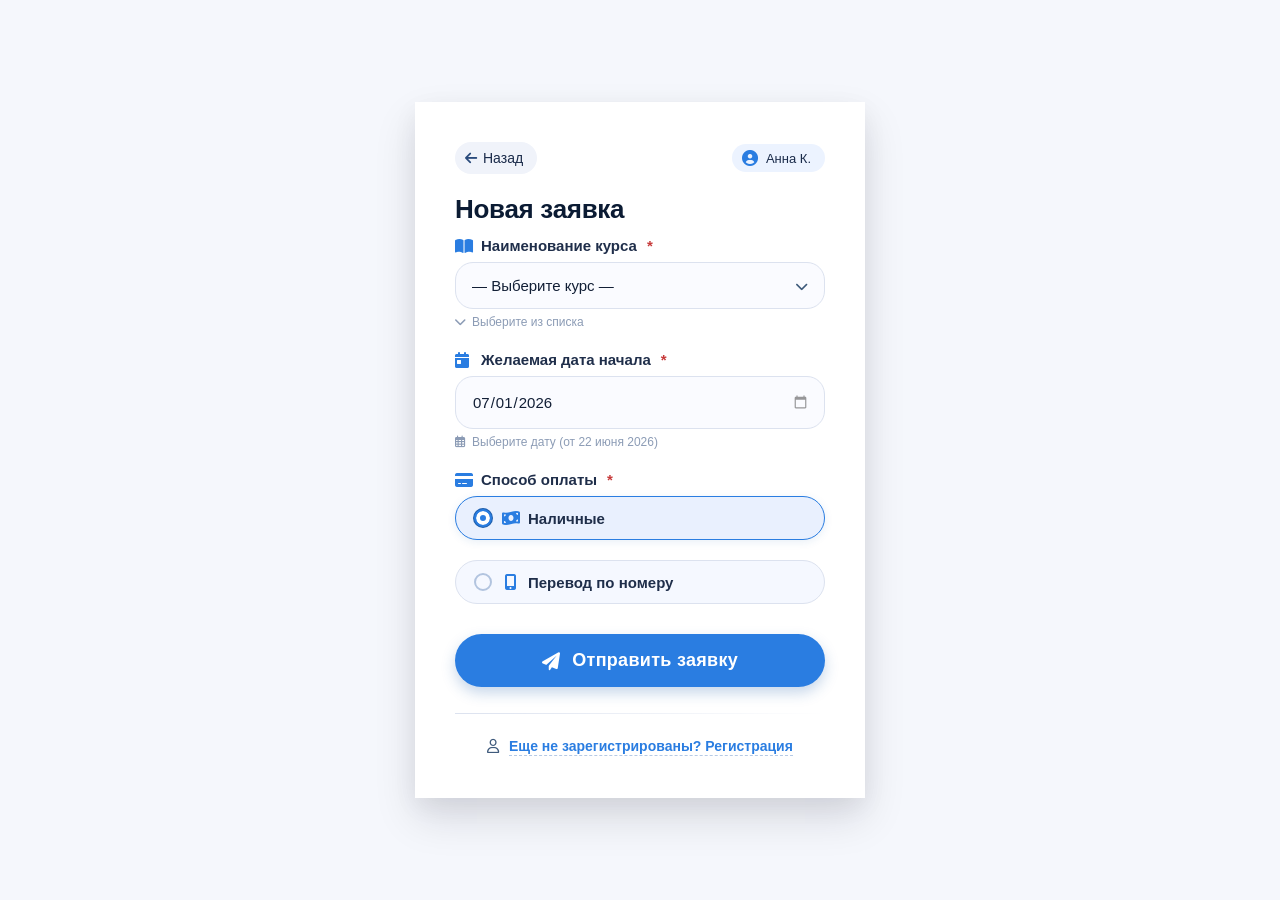
<file: sozdstzaiavki.html>
<html lang="en">
<head>
    <meta charset="UTF-8">
    <title></title>
    <link  rel="stylesheet" href="https://cdnjs.cloudflare.com/ajax/libs/font-awesome/6.0.0-beta3/css/all.min.css">
    <link href="sozdstzaiavki.css" rel="stylesheet">
    
</head>
<body>
    <div class="phone-frame">
      <!-- Шапка: назад + юзер -->
      <div class="page-header">
        <a href="zaiavki.html" class="back-link" aria-label="Назад">
          <i class="fas fa-arrow-left"></i> Назад
        </a>
        <div class="user-badge">
          <i class="fas fa-user-circle"></i> 
          <span>Анна К.</span>
        </div>
      </div>
  
      <!-- Заголовок страницы -->
      <div class="page-title">
         <p>Новая заявка</p>
        
      </div>
      
      <!-- Форма -->
      <form class="form-card" >
        
        <!-- Курс (выпадающий список) -->
        <div class="form-group">
          <label for="courseSelect">
            <i class="fas fa-book-open"></i> Наименование курса <span class="required-star">*</span>
          </label>
          <div class="select-wrapper">
            <select id="courseSelect" class="form-control" required>
              <option value="" disabled selected>— Выберите курс —</option>
              <option value="web-dev">Веб-разработка (Fullstack)</option>
              <option value="data-science">Data Science с Python</option>
              <option value="design">UX/UI дизайн (продвинутый)</option>
              <option value="marketing">Цифровой маркетинг</option>
              <option value="management">Управление проектами (PM)</option>
              <option value="analytics">Бизнес-аналитика</option>
            </select>
          </div>
          <div class="hint-text"><i class="fas fa-chevron-down"></i> Выберите из списка</div>
        </div>
  
        <!-- Дата начала -->
        <div class="form-group">
          <label for="startDate">
            <i class="fas fa-calendar-day"></i> Желаемая дата начала <span class="required-star">*</span>
          </label>
          <input type="date" id="startDate" class="form-control" required value="2026-07-01" min="2026-06-22" />
          <div class="hint-text"><i class="far fa-calendar-alt"></i> Выберите дату (от 22 июня 2026)</div>
        </div>
  
        <!-- Способ оплаты (радио) -->
        <div class="form-group">
          <label>
            <i class="fas fa-credit-card"></i> Способ оплаты <span class="required-star">*</span>
          </label>
          <div class="payment-group">
            <label class="payment-option">
              <input type="radio" name="payment" value="cash" checked />
              <i class="fas fa-money-bill-wave"></i> Наличные
            </label>
            <label class="payment-option">
              <input type="radio" name="payment" value="transfer" />
              <i class="fas fa-mobile-screen-button"></i> Перевод по номеру
            </label>
          </div>
         
        </div>
  
        <!-- Кнопка отправить -->
        <button type="submit" class="btn-submit">
          <i class="fas fa-paper-plane"></i> Отправить заявку
        </button>
  
        <!-- разделитель и переключение на регистрацию (по желанию) -->
        <div class="divider"></div>
        <div class="auth-switch">
          <i class="far fa-user" style="margin-right: 6px;"></i> 
          <a href="pr18.html">Еще не зарегистрированы? Регистрация</a>
        </div>
  
      </form>
  
      
      
    </div>
  </body>
</html>
</file>
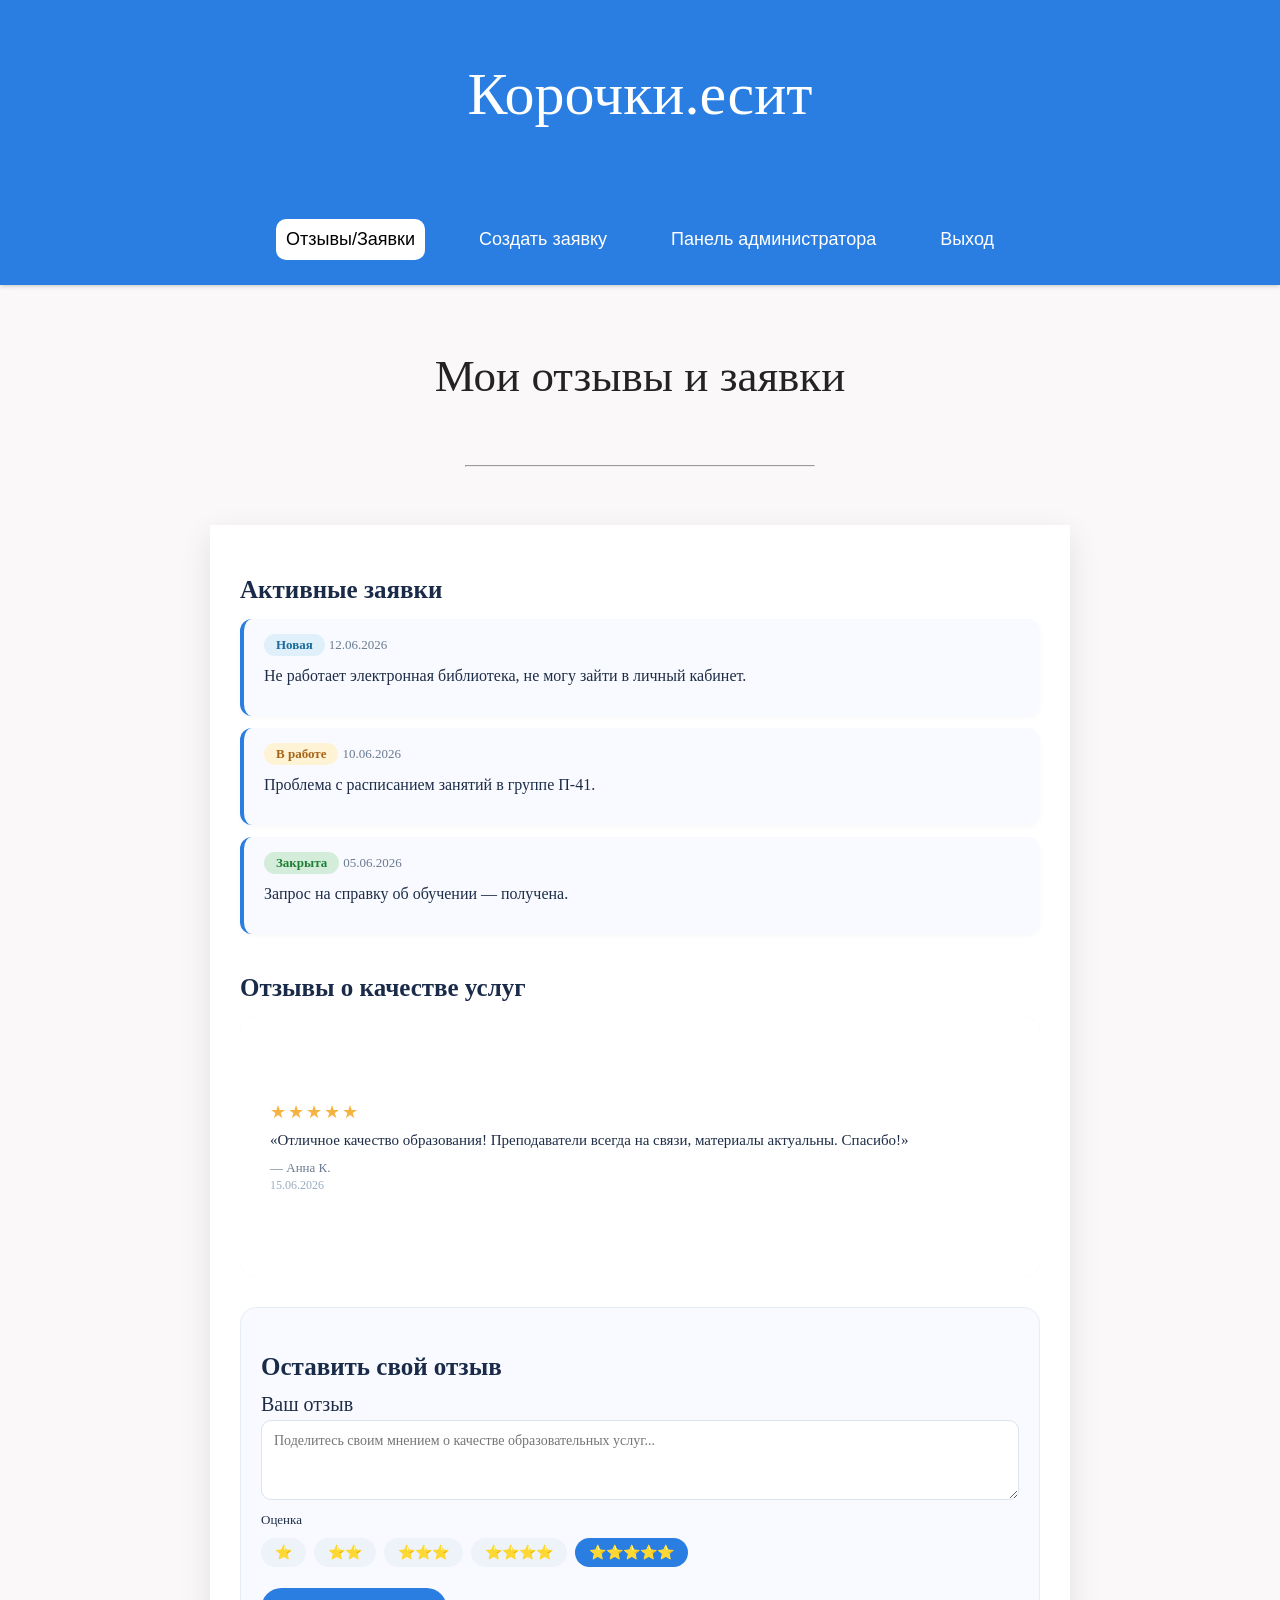
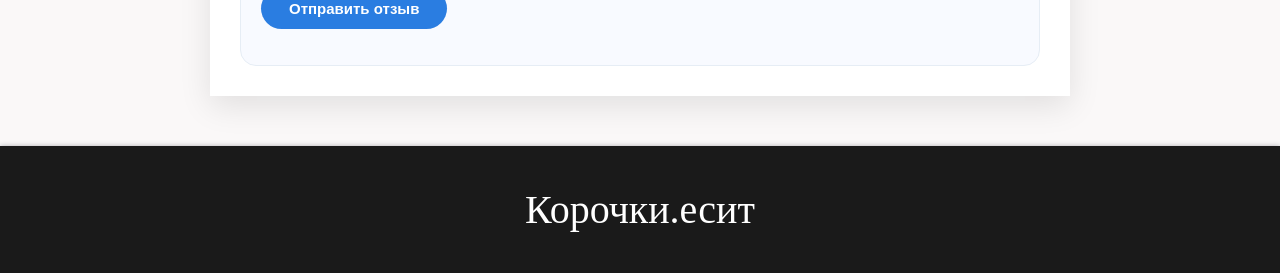
<file: zaiavki.html>
<html lang="en">
<head>
    <meta charset="UTF-8">
    <title></title>
    <link href="zav.css" rel="stylesheet">
</head>
<body>
    <header>
        <section class="sec">
            <article class="art">
                <article style="text-align: center;">
                <div class="shapka12">
                    <p class="zag" >Корочки.есит</p>

                    
                </div>
                </article>


                
            
            <header class="header">
                
            
                
                <input type="checkbox" id="menu-check">
            
                
                <label for="menu-check" class="burger" style="color: white;">☰</label>
            
                
                <ul class="menu">
                    <li><div class="shapka1" style="border-radius: 10px; ">
                        <p style="margin: 10px;"><a href="zaiavki.html" style="text-decoration: none; color: rgb(0, 0, 0);">Отзывы/Заявки</a></p>
                    </div></li>
                    <li><div class="shapka1" style="border-radius: 10px; ">
                        <p style="margin: 10px;"><a href="sozdstzaiavki.html" style="text-decoration: none; color: rgb(0, 0, 0);">Создать заявку</a></p>
                    </div></li>
                    <li><div class="shapka1" style="border-radius: 10px; ">
                        <p style="margin: 10px;"><a href="admin.html" style="text-decoration: none; color: rgb(0, 0, 0);">Панель администратора</a></p>
                    </div></li>
                    <li><div class="shapka1" style="border-radius: 10px; ">
                        <p style="margin: 10px;"><a href="index.html" style="text-decoration: none; color: rgb(0, 0, 0);">Выход</a></p>
                    </div></li>
                    
                </ul>
            </header>

                
                <article class="menu2" style="margin-bottom: 20px;">
                
                <div class="shapka1" style="background: #ffffff; border-radius: 10px; ">
                    <p style="margin: 10px;"><a href="zaiavki.html" style="text-decoration: none; color: rgb(0, 0, 0);">Отзывы/Заявки</a></p>
                </div>
                <div class="shapka1">
                    <p style="margin: 10px;"><a href="sozdstzaiavki.html" style="text-decoration: none; color: rgb(255, 255, 255);">Создать заявку</a></p>
                </div>
                <div class="shapka1">
                    <p style="margin: 10px;"><a href="admin.html" style="text-decoration: none; color: rgb(255, 255, 255);">Панель администратора</a></p>
                </div>
                <div class="shapka1">
                    <p style="margin: 10px;"><a href="index.html" style="text-decoration: none; color: rgb(255, 255, 255);">Выход</a></p>
                </div>
                
                
                </article>
                
    
                
                
    
            </article>
        </section>

    

        <section class="sec2">
            <article class="art34" >
                <div class="shapka13" style="margin-top: 20px; margin-bottom: 10px;"><p>Мои отзывы и заявки</p></div>
                <hr style="margin-left: 30px; margin-right: 30px;">
                

            </article>
        </section>

 

        <div class="container">

            
    
            <!-- Список заявок -->
            <div class="tickets-block">
                <h2 style="font-size: 25px;">Активные заявки</h2>
    
                <div class="ticket-item">
                    <span class="status new">Новая</span>
                    <span class="date">12.06.2026</span>
                    <p>Не работает электронная библиотека, не могу зайти в личный кабинет.</p>
                </div>
    
                <div class="ticket-item">
                    <span class="status inprogress">В работе</span>
                    <span class="date">10.06.2026</span>
                    <p>Проблема с расписанием занятий в группе П-41.</p>
                </div>
    
                <div class="ticket-item">
                    <span class="status done">Закрыта</span>
                    <span class="date">05.06.2026</span>
                    <p>Запрос на справку об обучении — получена.</p>
                </div>
            </div>
    
            <!-- Блок отзывов с вертикальным слайдером -->
            <div class="reviews-block">
                <h2 style="font-size: 25px;">Отзывы о качестве услуг</h2>
    
                <div class="slider-container">
                    <div class="slider-track">
    
                        <div class="slide">
                            <div class="stars">★★★★★</div>
                            <div class="review-text">«Отличное качество образования! Преподаватели всегда на связи, материалы актуальны. Спасибо!»</div>
                            <div class="review-author">— Анна К.</div>
                            <div class="review-date">15.06.2026</div>
                        </div>
    
                        <div class="slide">
                            <div class="stars">★★★★☆</div>
                            <div class="review-text">«Хороший подход к обучению, но иногда бывают задержки с проверкой работ. В целом довольна.»</div>
                            <div class="review-author">— Игорь М.</div>
                            <div class="review-date">12.06.2026</div>
                        </div>
    
                        <div class="slide">
                            <div class="stars">★★★★★</div>
                            <div class="review-text">«Очень удобный портал, все интуитивно понятно. Отзывчивая служба поддержки.»</div>
                            <div class="review-author">— Елена В.</div>
                            <div class="review-date">08.06.2026</div>
                        </div>
    
                        <div class="slide">
                            <div class="stars">★★★☆☆</div>
                            <div class="review-text">«Нормально, но хотелось бы больше практических занятий и живого общения с преподавателями.»</div>
                            <div class="review-author">— Дмитрий С.</div>
                            <div class="review-date">05.06.2026</div>
                        </div>
    
                    </div>
                </div>
    
                <!-- Форма для нового отзыва -->
                <div class="review-form">
                    <h3 style="font-size: 25px;">Оставить свой отзыв</h3>
                    <form>
                        <label for="reviewText" style="font-size: 20px;">Ваш отзыв</label>
                        <textarea id="reviewText" placeholder="Поделитесь своим мнением о качестве образовательных услуг..."></textarea>
    
                        <label style="margin-top: 12px;" style="font-size: 20px;">Оценка</label>
                        <div class="rating-group">
                            <input type="radio" name="rating" id="r1" value="1">
                            <label for="r1">⭐</label>
                            <input type="radio" name="rating" id="r2" value="2">
                            <label for="r2">⭐⭐</label>
                            <input type="radio" name="rating" id="r3" value="3">
                            <label for="r3">⭐⭐⭐</label>
                            <input type="radio" name="rating" id="r4" value="4">
                            <label for="r4">⭐⭐⭐⭐</label>
                            <input type="radio" name="rating" id="r5" value="5" checked>
                            <label for="r5">⭐⭐⭐⭐⭐</label>
                        </div>
    
                        <button type="submit" class="btn-submit">Отправить отзыв</button>
                    </form>
                </div>
            </div>
    
        </div>

       
    </header>

    <main >
        
    </main>

    <footer >
       <section class="sec">
            <article class="art1_2">
                <article style="text-align: center;">
                <div class="shapka12">
                    <p class="zag2">Корочки.есит</p>

                    
                </div>
                </article>
                <article>
                
                </article>
                
    
                
                
    
            </article>
        </section>
    </footer>
</body>
</html>
</file>
<file: pr18.css>
body{
    background: #faf8f8;
    margin: 0%;
}

.sec{
    box-shadow: 10px rgb(197, 190, 212);
    display: flex;
    justify-content: center;
    align-items: center;

    
}


.sec2{
    box-shadow: 10px rgb(197, 190, 212);
    display: flex;
    justify-content: center;
    align-items: center;
    
}


.art{
    display: inline-block;
   
    background: #2a7de1;
    box-shadow:  0 0  5px rgb(175, 174, 179);
    text-align: center;
    width: 100%;

    div{
        vertical-align: middle;
    }


}

.art1_2{
    display: inline-block;
    margin-top: 50px;
    
    background: #1a1a1a;
    box-shadow:  0 0  5px rgb(175, 174, 179);
    text-align: center;
    width: 100%;

    div{
        vertical-align: middle;
    }


}

.art3{
    display: inline-block;
    margin-top: 50px;
    
    background: rgb(255, 255, 255);
    box-shadow:  0 0  5px rgb(175, 174, 179);
    text-align: center;
    width: 100%;

    *{
        margin: 0%;
        padding: 0%;
    }
}

.shapka1{
    display: inline-block;
    margin-left: 20px;
    margin-right: 20px;
    font-size: 18px;
    justify-content: space-between;
    border-radius: 10px;
    
    font-family: Arial, "Helvetica Neue", Helvetica, sans-serif;
    color: rgb(36, 35, 35);

    margin-bottom: 5px;

    
    
}

.shapka1:hover{
    background: #ffd166;
}

.shapka12{
    display: inline-block;

    font-size: 15px;
    justify-content: space-between;
    align-items: center;
    font-family: Arial, "Helvetica Neue", Helvetica, sans-serif;
    color: rgb(36, 35, 35);

    
    
}

.shapka13{
    display: inline-block;
    
 
    font-size: 45px;
    justify-content: space-between;
    
    font-family: Playfair Display;
    color: rgb(36, 35, 35);
    
    


}


.txt{
    font-family: Arial, "Helvetica Neue", Helvetica, sans-serif;
    font-size: 18px;

    
}


.zag{
    font-family: Playfair Display ;
    font-size: 60px;
   
}

.zag2{
    font-family: Playfair Display ;
    font-size: 40px;
    color: white;
   
}












.container {
    max-width: 1200px;
    margin: 0 auto;
    margin-top: 50px;
}


.page-title {
    text-align: center;
    margin-bottom: 40px;
}

.page-title h1 {
    font-size: 36px;
    color: #1e293b;
    margin-bottom: 8px;
}

.page-title p {
    color: #64748b;
    font-size: 16px;
}


.contact-grid {
    display: grid;
    grid-template-columns: 1fr 0.9fr;
    gap: 30px;
    margin-bottom: 30px;

    
}


.contact-form {
    background: white;

    padding: 32px;
    

    box-shadow:  0 0  5px rgb(175, 174, 179);
}

.form-title {
    font-size: 24px;
    font-weight: 600;
    color: #0f172a;
    margin-bottom: 8px;
    font-family: Playfair Display;
}

.form-subtitle {
    color: #64748b;
    margin-bottom: 28px;
    font-size: 14px;
    border-left: 3px solid #00a896;
    padding-left: 12px;
}


.form-group {
    margin-bottom: 22px;
    font-family: Arial, "Helvetica Neue", Helvetica, sans-serif;
}

.form-group label {
    display: block;
    margin-bottom: 8px;
    font-weight: 500;
    color: #334155;
    font-size: 14px;
}

.form-group label .required {
    color: #ef4444;
    margin-left: 4px;
}


.form-control {
    width: 100%;
    padding: 14px 16px;
    font-size: 15px;
    font-family: inherit;
    border: 2px solid #e2e8f0;
    border-radius: 16px;
    background: #ffffff;
    transition: all 0.2s ease;
    outline: none;
}

.form-control:focus {
    border-color: #2a7de1;
    box-shadow: 0 0 0 3px rgba(59,130,246,0.15);
}

.form-control:hover:not(:focus) {
    border-color: #cbd5e1;
}


textarea.form-control {
    resize: vertical;
    min-height: 120px;
}


.submit-btn {
    width: 100%;
    padding: 14px 24px;
    background: #2a7de1;
    color: white;
    border: none;
    border-radius: 40px;
    font-size: 16px;
    font-weight: 600;
    cursor: pointer;
    transition: all 0.2s ease;
    margin-top: 10px;

    
}


.submit-btn:hover {
    background: #ffd166;
    transform: translateY(-2px);
    box-shadow: 0 8px 20px rgba(59,130,246,0.3);
}

.submit-btn:active {
    transform: translateY(0);
}


.requisites {
    background: white;

    padding: 32px;
    box-shadow:  0 0  5px rgb(175, 174, 179);
}

.requisites-title {
    font-size: 24px;
    font-weight: 600;
    color: #0f172a;
    margin-bottom: 24px;
    display: flex;
    align-items: center;
    gap: 10px;
    font-family: Playfair Display;
}

.requisites-title span {
    background: #2a7de1;
    color: white;
    width: 36px;
    height: 36px;
    border-radius: 12px;
    display: inline-flex;
    align-items: center;
    justify-content: center;
    font-size: 18px;
}


.requisite-block {
    margin-bottom: 28px;
}

.requisite-label {
    font-size: 13px;
    text-transform: uppercase;
    letter-spacing: 1px;
    color: #94a3b8;
    margin-bottom: 8px;
}

.requisite-value {
    font-size: 16px;
    color: #1e293b;
    font-weight: 500;
    word-break: break-word;
    font-family: Arial, "Helvetica Neue", Helvetica, sans-serif;
}

.requisite-value a {
    color: #2a7de1;
    text-decoration: none;
}

.requisite-value a:hover {
    text-decoration: underline;
}



.social-links {
    display: flex;
    gap: 16px;
    margin-top: 20px;
    font-family: Arial, "Helvetica Neue", Helvetica, sans-serif;
}

.social-link {
    display: inline-flex;
    align-items: center;
    gap: 8px;
    padding: 8px 18px;
    background: #2a7de1;
    border-radius: 40px;
    color: #ffffff;
    text-decoration: none;
    font-size: 14px;
    font-weight: 500;
    transition: all 0.2s;
}

.social-link:hover {
    background: #2a7de1;
    color: white;
    transform: translateY(-2px);
}


.map-section {
    background: white;

    overflow: hidden;
    box-shadow:  0 0  5px rgb(175, 174, 179);
}

.map-title {
    padding: 20px 28px 0 28px;
    font-size: 20px;
    font-weight: 600;
    color: #0f172a;
    margin-bottom: 10px;
    font-family: Playfair Display;
}

.map-container {
    width: 100%;
    height: 350px;
    background-image: url('../../../img/как\ нас\ найти.jpg');
    background-size: cover;
    background-position: center;
    background-repeat: no-repeat;
}















.header {
                        
    background: #ffffff;
    padding: 15px 20px;
    display: flex;
    justify-content: center;
    align-items: center;

}



.burger {
    font-size: 30px;
    color: rgb(0, 0, 0);
    cursor: pointer;
    display: none;
}

.menu {
    display: flex;
    gap: 30px;
    list-style: none;
    margin: 0;
    padding: 0;
}

.menu a {
    color: rgb(0, 0, 0);
    text-decoration: none;
}

#menu-check {
    display: none;
}

@media (max-width: 767px) {
    .burger {
        display: block;
    }

    .menu {
        position: fixed;
        top: 60px;
        left: -100%;
        width: 100%;
        background: #ffffff;
        flex-direction: column;
        text-align: center;
        padding: 30px 0;
        gap: 20px;
        transition: 0.3s;
    }

    #menu-check:checked ~ .menu {
        left: 0;
    }

    .header {
    
    background: #ffffff;
    padding: 15px 20px;
    display: flex;
    justify-content: right;
    align-items: center;
    margin-right: 40px;

}
.menu2{
    display: none;
}
}
















@media (min-width: 768px) and (max-width: 1399px) {
    .contact-grid {
        grid-template-columns: 1fr;
        gap: 20px;
    }
    
    .page-title h1 {
        font-size: 28px;
    }

    .contact-form{
        margin-left: 50px;
        margin-right: 50px;
    }

    .requisites{
        margin-left: 50px;
        margin-right: 50px;
    }

    .map-section{
        margin-left: 50px;
        margin-right: 50px;
    }

    .menu{
        display: none;
    }
}

@media (max-width: 767px) {
    .contact-form, .requisites {
        padding: 24px;
    }
    
    .social-links {
        flex-wrap: wrap;
    }

    .contact-form{
        margin-left: 50px;
        margin-right: 50px;
    }

    .requisites{
        margin-left: 50px;
        margin-right: 50px;
    }

    .map-section{
        margin-left: 50px;
        margin-right: 50px;
    }

    .contact-grid{
        grid-template-columns: repeat(1, 1fr);
        
    }
}
















.cards-grid{
    
    grid-template-columns: repeat(1, 1fr);
   
}

@media (min-width: 768px) and (max-width: 1399px)
{
.cards-grid{
    
    grid-template-columns: repeat(2, 1fr);

}
}

@media (min-width: 1400px)
{
.cards-grid{
    
    grid-template-columns: repeat(3, 1fr);
}

.menu{
    display: none;
}
}
</file>
<file: admin.css>
body{
    background: #faf8f8;
    margin: 0%;
}

.sec{
    box-shadow: 10px rgb(197, 190, 212);
    display: flex;
    justify-content: center;
    align-items: center;

    
}


.sec2{


    box-shadow: 10px rgb(197, 190, 212);
    display: flex;
    justify-content: center;
    align-items: center;
    
}


.art{
    display: inline-block;
   
    background: #2a7de1;
    box-shadow:  0 0  5px rgb(175, 174, 179);
    text-align: center;
    width: 100%;

    div{
        vertical-align: middle;
    }


}

.art1_2{
    display: inline-block;
    margin-top: 50px;
    
    background: #1a1a1a;
    box-shadow:  0 0  5px rgb(175, 174, 179);
    text-align: center;
    width: 100%;

    div{
        vertical-align: middle;
    }


}

.art3{
    display: inline-block;
    margin-top: 50px;
    
    background: rgb(255, 255, 255);
    box-shadow:  0 0  5px rgb(175, 174, 179);
    text-align: center;
    width: 100%;

    *{
        margin: 0%;
        padding: 0%;
    }
}

.shapka1{
    display: inline-block;
    margin-left: 20px;
    margin-right: 20px;
    font-size: 18px;
    justify-content: space-between;
    border-radius: 10px;
    
    font-family: Arial, "Helvetica Neue", Helvetica, sans-serif;
    color: rgb(36, 35, 35);

    margin-bottom: 5px;

    
    
}

.shapka1:hover{
    background: #ffd166;
}

.shapka12{
    display: inline-block;

    font-size: 15px;
    justify-content: space-between;
    align-items: center;
    font-family: Arial, "Helvetica Neue", Helvetica, sans-serif;
    color: rgb(36, 35, 35);

    
    
}

.shapka13{

    
    display: inline-block;
    
 
    font-size: 45px;
    justify-content: space-between;
    
    font-family: Playfair Display;
    color: rgb(36, 35, 35);
    
    


}


.txt{
    font-family: Arial, "Helvetica Neue", Helvetica, sans-serif;
    font-size: 18px;

    
}


.zag{
    font-family: Playfair Display ;
    font-size: 60px;
    color: white;
   
}

.zag2{
    font-family: Playfair Display ;
    font-size: 40px;
    color: white;
   
}






        /* ========================================
           СБРОС СТИЛЕЙ ДЛЯ ССЫЛОК
           ======================================== */
        a {
            text-decoration: none;
            color: inherit;
            background-color: transparent;
            transition: all 0.2s ease;
        }

        a:link,
        a:visited,
        a:hover,
        a:active,
        a:focus {
            text-decoration: none;
            color: inherit;
            outline: none;
        }

        a:focus-visible {
            outline: 2px solid #2a7de1;
            outline-offset: 2px;
        }

        /* ========================================
           ОСНОВНЫЕ СТИЛИ
           ======================================== */
        * {
            margin: 0;
            padding: 0;
            box-sizing: border-box;
            font-family: 'Inter', -apple-system, BlinkMacSystemFont, 'Segoe UI', Roboto, Helvetica, Arial, sans-serif;
        }

        

        .phone-frame {
            
            width: 80%;
            margin-top: 60px;
            
            background: #ffffff;
            
            box-shadow: 0 20px 40px rgba(0, 10, 30, 0.12), 0 8px 24px rgba(0, 0, 0, 0.05);
            overflow: hidden;
            padding: 40px;
            animation: fadeSlideUp 0.35s ease-out;
            margin: 0 auto;
        }

        @keyframes fadeSlideUp {
            0% {
                opacity: 0;
                transform: translateY(20px);
            }
            100% {
                opacity: 1;
                transform: translateY(0);
            }
        }

        /* ========================================
           ШАПКА
           ======================================== */
        .page-header {
            display: flex;
            align-items: center;
            justify-content: space-between;
            margin-bottom: 20px;
        }

        .back-link {
            display: flex;
            align-items: center;
            gap: 6px;
            color: #1a2b4a;
            font-weight: 500;
            font-size: 14px;
            background: #f0f3fa;
            padding: 8px 14px 8px 10px;
            border-radius: 30px;
            transition: background 0.2s, transform 0.1s;
        }

        .back-link:active {
            background: #e0e6f5;
            transform: scale(0.96);
        }

        .back-link i {
            font-size: 14px;
            color: #2a4b7c;
        }

        .admin-badge {
            display: flex;
            align-items: center;
            gap: 8px;
            background: #2a7de1;
            padding: 6px 14px 6px 10px;
            border-radius: 40px;
            font-size: 13px;
            font-weight: 600;
            color: #ffffff;
        }

        .admin-badge i {
            font-size: 16px;
        }

        .page-title {
            font-size: 26px;
            font-weight: 700;
            color: #0b1b33;
            letter-spacing: -0.3px;
            margin: 6px 0 6px 0;
            display: flex;
            align-items: center;
            gap: 10px;
        }

        .page-title i {
            color: #2a6bb0;
            font-size: 24px;
        }

        .title-badge {
            background: #dfe9fd;
            border-radius: 30px;
            padding: 4px 12px;
            font-size: 12px;
            font-weight: 600;
            color: #2a7de1;
        }

        .subhead {
            color: #5e6f8d;
            font-size: 14px;
            font-weight: 400;
            margin-top: -2px;
            margin-bottom: 20px;
            border-left: 3px solid #2a6bb0;
            padding-left: 12px;
            background: #f8faff;
            border-radius: 0 8px 8px 0;
            line-height: 1.4;
            display: flex;
            align-items: center;
            gap: 8px;
        }

        .subhead i {
            color: #2a6bb0;
        }

        /* ========================================
           СТАТИСТИКА (карточки-счётчики)
           ======================================== */
        .stats-row {
            display: flex;
            gap: 10px;
            margin-bottom: 22px;
            width: 70%;
            margin: auto;
        }

        .stat-card {
            flex: 1;
            background: #f5f8ff;
            border-radius: 16px;
            padding: 12px 10px;
            text-align: center;
            border: 1px solid #e6edf9;
            transition: transform 0.2s, box-shadow 0.2s;
        }

        .stat-card:active {
            transform: scale(0.96);
        }

        .stat-number {
            font-size: 22px;
            font-weight: 700;
            color: #0b1b33;
            display: block;
            line-height: 1.2;
        }

        .stat-label {
            font-size: 11px;
            color: #5e6f8d;
            font-weight: 500;
            display: flex;
            align-items: center;
            justify-content: center;
            gap: 4px;
            margin-top: 2px;
        }

        .stat-label i {
            font-size: 11px;
        }

        .stat-card.new .stat-number {
            color: #2a6bb0;
        }
        .stat-card.progress .stat-number {
            color: #e68a2e;
        }
        .stat-card.done .stat-number {
            color: #1e9b6e;
        }

        /* ========================================
           СПИСОК ЗАЯВОК
           ======================================== */
        .section-title {
            display: flex;
            align-items: center;
            justify-content: space-between;
            margin-bottom: 14px;
        }

        .section-title h3 {
            font-size: 17px;
            font-weight: 700;
            color: #0b1b33;
        }

        .section-title .filter-btn {
            font-size: 13px;
            color: #2a7de1;
            font-weight: 600;
            background: #eaf1fd;
            padding: 4px 14px;
            border-radius: 20px;
            transition: background 0.2s;
            border: none;
            cursor: pointer;
        }

        .section-title .filter-btn:active {
            background: #d3e2fc;
        }







        .requests-list {
    display: grid;
    grid-template-columns: repeat(3, 1fr);
    gap: 16px;
    justify-items: center;
    align-items: stretch;
    margin: 0 auto;
    max-width: 100%;
    width: 90%;
}

.request-card {
    width: 100%;
   
    
    background: #ffffff;
    border: 1px solid #e6edf9;
    border-radius: 20px;
    padding: 30px;
    transition: box-shadow 0.2s, transform 0.1s;
    position: relative;
    display: flex;
    flex-direction: column;
    justify-content: space-between; /* Растягивает содержимое */
}





.header {
                        
    background: #2a7de1;
    padding: 15px 20px;
    display: flex;
    justify-content: center;
    align-items: center;

}



.burger {
    font-size: 30px;
    color: rgb(0, 0, 0);
    cursor: pointer;
    display: none;
}

.menu {
    display: flex;
    gap: 30px;
    list-style: none;
    margin: 0;
    padding: 0;
}

.menu a {
    color: rgb(0, 0, 0);
    text-decoration: none;
}

#menu-check {
    display: none;
}







@media (min-width: 1400px){
    .menu{
        display: none;
    }

    .burger {
        display: none;
    }

 
}

/* Адаптивность для маленьких экранов */
@media (min-width: 1000px) and (max-width: 1399px) {
    .requests-list {
        grid-template-columns: repeat(2, 1fr); /* 2 колонки на планшетах */
    }

    .menu{
        display: none;
    }

    .burger {
        display: none;
    }


}

@media (max-width: 999px) {
    .requests-list {
        grid-template-columns: 1fr; /* 1 колонка на телефонах */
        justify-items: center;
    }
    
    .request-card {
        max-width: 100%;
    }

    .burger {
        display: block;
    }

    .menu {
        position: fixed;
        top: 60px;
        left: -100%;
        width: 100%;
        background: #ffffff;
        flex-direction: column;
        text-align: center;
        padding: 30px 0;
        gap: 20px;
        transition: 0.3s;
    }

    #menu-check:checked ~ .menu {
        left: 0;
    }

    .header {
    
    background: #ffffff;
    padding: 15px 20px;
    display: flex;
    justify-content: right;
    align-items: center;
    margin-right: 40px;

}
.menu2{
    display: none;
}
}





        

        .request-card:active {
            transform: scale(0.99);
        }

        .request-header {
            display: flex;
            justify-content: space-between;
            align-items: flex-start;
            margin-bottom: 8px;
        }

        .request-user {
            display: flex;
            align-items: center;
            gap: 10px;
        }

        .request-user .avatar {
            width: 38px;
            height: 38px;
            border-radius: 50%;
            background: #dce6f5;
            display: flex;
            align-items: center;
            justify-content: center;
            color: #2a7de1;
            font-weight: 700;
            font-size: 16px;
        }

        .request-user .name {
            font-weight: 600;
            font-size: 15px;
            color: #0b1b33;
        }

        .request-user .email {
            font-size: 12px;
            color: #6f83a3;
        }

        .status-badge {
            padding: 4px 14px;
            border-radius: 40px;
            font-size: 12px;
            font-weight: 600;
            white-space: nowrap;
            background: #e6edf9;
            color: #3d5a7a;
        }

        .status-badge.new {
            background: #dce6f5;
            color: #2a7de1;
        }

        .status-badge.in-progress {
            background: #fee9d1;
            color: #b45f1a;
        }

        .status-badge.done {
            background: #d4f0e5;
            color: #0f7a54;
        }

        .request-details {
            display: flex;
            flex-wrap: wrap;
            gap: 8px 16px;
            margin: 10px 0 12px 0;
            font-size: 13px;
            color: #2f405e;
        }

        .request-details span {
            display: flex;
            align-items: center;
            gap: 6px;
        }

        .request-details i {
            color: #6f83a3;
            font-size: 13px;
            width: 16px;
        }

        .request-actions {
            display: flex;
            gap: 8px;
            flex-wrap: wrap;
            margin-top: 4px;
            border-top: 1px solid #edf2fa;
            padding-top: 12px;
        }

        .btn-status {
            padding: 6px 14px;
            border-radius: 30px;
            font-size: 12px;
            font-weight: 600;
            border: 1.5px solid #dce2ef;
            background: #fafbff;
            color: #2f405e;
            cursor: pointer;
            transition: all 0.15s;
            display: flex;
            align-items: center;
            gap: 6px;
        }

        .btn-status:active {
            transform: scale(0.95);
        }

        .btn-status.approve {
            border-color: #2a7de1;
            background: #e9f0fe;
            color: #2a7de1;
        }

        .btn-status.approve:active {
            background: #d3e2fc;
        }

        .btn-status.complete {
            border-color: #1e9b6e;
            background: #e6f6ef;
            color: #1e9b6e;
        }

        .btn-status.complete:active {
            background: #cdeee2;
        }

        .btn-status i {
            font-size: 12px;
        }

        .btn-status:disabled {
            opacity: 0.5;
            pointer-events: none;
        }

        /* ========================================
           СЛАЙДЕР (статичный, по требованию)
           ======================================== */
        .slider-section {
            margin-top: 24px;
            padding-top: 16px;
            border-top: 1px solid #edf2fa;
        }

        .slider-section .slider-label {
            font-size: 14px;
            font-weight: 600;
            color: #0b1b33;
            margin-bottom: 12px;
            display: flex;
            align-items: center;
            gap: 8px;
        }

        .slider-wrapper {
            position: relative;
            border-radius: 20px;
            overflow: hidden;
            background: #f5f8ff;
            border: 1px solid #e6edf9;
        }

        .slider-track {
            display: flex;
            transition: transform 0.4s ease;
        }

        .slider-slide {
            min-width: 100%;
            aspect-ratio: 16/9;
            display: flex;
            align-items: center;
            justify-content: center;
            background: #dce6f5;
            color: #1f4e8c;
            font-weight: 600;
            font-size: 18px;
        }

        .slider-slide img {
            width: 100%;
            height: 100%;
            object-fit: cover;
            display: block;
        }

        .slider-controls {
            display: flex;
            justify-content: center;
            gap: 16px;
            padding: 10px 0 6px 0;
        }

        .slider-btn {
            width: 44px;
            height: 44px;
            border-radius: 50%;
            border: 1.5px solid #dce2ef;
            background: #ffffff;
            color: #1a2b4a;
            font-size: 16px;
            display: flex;
            align-items: center;
            justify-content: center;
            cursor: pointer;
            transition: background 0.2s, transform 0.1s;
            box-shadow: 0 2px 8px rgba(0, 0, 0, 0.04);
        }

        .slider-btn:active {
            background: #eaf1fd;
            transform: scale(0.92);
        }

        .slider-dots {
            display: flex;
            gap: 8px;
            align-items: center;
        }

        .dot {
            width: 8px;
            height: 8px;
            border-radius: 50%;
            background: #dce2ef;
            transition: background 0.3s, transform 0.2s;
        }

        .dot.active {
            background: #2a7de1;
            transform: scale(1.2);
        }

        /* ========================================
           АДАПТИВНОСТЬ
           ======================================== */
        @media (max-width: 400px) {
            .phone-frame {
                padding: 18px 14px 24px;
                border-radius: 28px;
            }
            .page-title {
                font-size: 22px;
            }
            .stat-card {
                padding: 10px 6px;
            }
            .stat-number {
                font-size: 18px;
            }
            .request-details {
                font-size: 12px;
                gap: 4px 10px;
            }
            .btn-status {
                font-size: 11px;
                padding: 5px 12px;
            }
        }









        /* ========================================
           МИКРО-АНИМАЦИИ
           ======================================== */
        .request-card {
            transition: border-color 0.2s, box-shadow 0.2s, transform 0.1s;
        }

        .request-card:hover {
            border-color: #b8cce8;
            box-shadow: 0 4px 12px rgba(0, 0, 0, 0.04);
        }

        .btn-status {
            transition: all 0.15s;
        }

        .stat-card {
            transition: transform 0.2s, box-shadow 0.2s;
        }
</file>
<file: avtoris.css>
body{
    background: #faf8f8;
    margin: 0%;
}

.sec{
    box-shadow: 10px rgb(197, 190, 212);
    display: flex;
    justify-content: center;
    align-items: center;

    
}


.sec2{
    box-shadow: 10px rgb(197, 190, 212);
    display: flex;
    justify-content: center;
    align-items: center;
    
}


.art{
    display: inline-block;
   
    background: #2a7de1;
    box-shadow:  0 0  5px rgb(175, 174, 179);
    text-align: center;
    width: 100%;

    div{
        vertical-align: middle;
    }


}

.art1_2{
    display: inline-block;
    margin-top: 50px;
    
    background: #1a1a1a;
    box-shadow:  0 0  5px rgb(175, 174, 179);
    text-align: center;
    width: 100%;

    div{
        vertical-align: middle;
    }


}

.art3{
    display: inline-block;
    margin-top: 50px;
    
    background: rgb(255, 255, 255);
    box-shadow:  0 0  5px rgb(175, 174, 179);
    text-align: center;
    width: 100%;

    *{
        margin: 0%;
        padding: 0%;
    }
}

.shapka1{
    display: inline-block;
    margin-left: 20px;
    margin-right: 20px;
    font-size: 18px;
    justify-content: space-between;
    border-radius: 10px;
    
    font-family: Arial, "Helvetica Neue", Helvetica, sans-serif;
    color: rgb(36, 35, 35);

    margin-bottom: 5px;

    
    
}

.shapka1:hover{
    background: #ffd166;
}

.shapka12{
    display: inline-block;

    font-size: 15px;
    justify-content: space-between;
    align-items: center;
    font-family: Arial, "Helvetica Neue", Helvetica, sans-serif;
    color: rgb(36, 35, 35);

    
    
}

.shapka13{
    display: inline-block;
    
 
    font-size: 45px;
    justify-content: space-between;
    
    font-family: Playfair Display;
    color: rgb(36, 35, 35);
    
    


}


.txt{
    font-family: Arial, "Helvetica Neue", Helvetica, sans-serif;
    font-size: 18px;

    
}


.zag{
    font-family: Playfair Display ;
    font-size: 60px;
    color: white;
   
}

.zag2{
    font-family: Playfair Display ;
    font-size: 40px;
    color: white;
   
}












.container {
    max-width: 1200px;
    margin: 0 auto;
    margin-top: 50px;
}


.page-title {
    text-align: center;
    margin-bottom: 40px;
}

.page-title h1 {
    font-size: 36px;
    color: #1e293b;
    margin-bottom: 8px;
}

.page-title p {
    color: #64748b;
    font-size: 16px;
}


.contact-grid {
    display: grid;
    grid-template-columns: 1fr 0.9fr;
    gap: 30px;
    margin-bottom: 30px;

    
}


.contact-form {
    background: white;

    padding: 32px;
    

    box-shadow:  0 0  5px rgb(175, 174, 179);
}

.form-title {
    font-size: 24px;
    font-weight: 600;
    color: #0f172a;
    margin-bottom: 8px;
    font-family: Playfair Display;
}

.form-subtitle {
    color: #64748b;
    margin-bottom: 28px;
    font-size: 14px;
    border-left: 3px solid #00a896;
    padding-left: 12px;
}


.form-group {
    margin-bottom: 22px;
    font-family: Arial, "Helvetica Neue", Helvetica, sans-serif;
}

.form-group label {
    display: block;
    margin-bottom: 8px;
    font-weight: 500;
    color: #334155;
    font-size: 14px;
}

.form-group label .required {
    color: #ef4444;
    margin-left: 4px;
}


.form-control {
    width: 100%;
    padding: 14px 16px;
    font-size: 15px;
    font-family: inherit;
    border: 2px solid #e2e8f0;
    border-radius: 16px;
    background: #ffffff;
    transition: all 0.2s ease;
    outline: none;
}

.form-control:focus {
    border-color: #2a7de1;
    box-shadow: 0 0 0 3px rgba(59,130,246,0.15);
}

.form-control:hover:not(:focus) {
    border-color: #cbd5e1;
}


textarea.form-control {
    resize: vertical;
    min-height: 120px;
}


.submit-btn {
    width: 100%;
    padding: 14px 24px;
    background: #2a7de1;
    color: white;
    border: none;
    border-radius: 40px;
    font-size: 16px;
    font-weight: 600;
    cursor: pointer;
    transition: all 0.2s ease;
    margin-top: 10px;
}

.submit-btn:hover {
    background: #ffd166;
    transform: translateY(-2px);
    box-shadow: 0 8px 20px rgba(59,130,246,0.3);
}

.submit-btn:active {
    transform: translateY(0);
}


.requisites {
    background: white;

    padding: 32px;
    box-shadow:  0 0  5px rgb(175, 174, 179);
}

.requisites-title {
    font-size: 24px;
    font-weight: 600;
    color: #0f172a;
    margin-bottom: 24px;
    display: flex;
    align-items: center;
    gap: 10px;
    font-family: Playfair Display;
}

.requisites-title span {
    background: #2a7de1;
    color: white;
    width: 36px;
    height: 36px;
    border-radius: 12px;
    display: inline-flex;
    align-items: center;
    justify-content: center;
    font-size: 18px;
}


.requisite-block {
    margin-bottom: 28px;
}

.requisite-label {
    font-size: 13px;
    text-transform: uppercase;
    letter-spacing: 1px;
    color: #94a3b8;
    margin-bottom: 8px;
}

.requisite-value {
    font-size: 16px;
    color: #1e293b;
    font-weight: 500;
    word-break: break-word;
    font-family: Arial, "Helvetica Neue", Helvetica, sans-serif;
}

.requisite-value a {
    color: #2a7de1;
    text-decoration: none;
}

.requisite-value a:hover {
    text-decoration: underline;
}



.social-links {
    display: flex;
    gap: 16px;
    margin-top: 20px;
    font-family: Arial, "Helvetica Neue", Helvetica, sans-serif;
}

.social-link {
    display: inline-flex;
    align-items: center;
    gap: 8px;
    padding: 8px 18px;
    background: #2a7de1;
    border-radius: 40px;
    color: #ffffff;
    text-decoration: none;
    font-size: 14px;
    font-weight: 500;
    transition: all 0.2s;
}

.social-link:hover {
    background: #ffd166;
    color: white;
    transform: translateY(-2px);
}


.map-section {
    background: white;

    overflow: hidden;
    box-shadow:  0 0  5px rgb(175, 174, 179);
}

.map-title {
    padding: 20px 28px 0 28px;
    font-size: 20px;
    font-weight: 600;
    color: #0f172a;
    margin-bottom: 10px;
    font-family: Playfair Display;
}

.map-container {
    width: 100%;
    height: 350px;
    background-image: url('../../../img/как\ нас\ найти.jpg');
    background-size: cover;
    background-position: center;
    background-repeat: no-repeat;
}















.header {
                        
    background: #ffffff;
    padding: 15px 20px;
    display: flex;
    justify-content: center;
    align-items: center;

}



.burger {
    font-size: 30px;
    color: rgb(0, 0, 0);
    cursor: pointer;
    display: none;
}

.menu {
    display: flex;
    gap: 30px;
    list-style: none;
    margin: 0;
    padding: 0;
}

.menu a {
    color: rgb(0, 0, 0);
    text-decoration: none;
}

#menu-check {
    display: none;
}

@media (max-width: 767px) {
    .burger {
        display: block;
    }

    .menu {
        position: fixed;
        top: 60px;
        left: -100%;
        width: 100%;
        background: #ffffff;
        flex-direction: column;
        text-align: center;
        padding: 30px 0;
        gap: 20px;
        transition: 0.3s;
    }

    #menu-check:checked ~ .menu {
        left: 0;
    }

    .header {
    
    background: #ffffff;
    padding: 15px 20px;
    display: flex;
    justify-content: right;
    align-items: center;
    margin-right: 40px;

}
.menu2{
    display: none;
}
}
















@media (min-width: 768px) and (max-width: 1399px) {
    .contact-grid {
        grid-template-columns: 1fr;
        gap: 20px;
    }
    
    .page-title h1 {
        font-size: 28px;
    }

    .contact-form{
        margin-left: 50px;
        margin-right: 50px;
    }

    .requisites{
        margin-left: 50px;
        margin-right: 50px;
    }

    .map-section{
        margin-left: 50px;
        margin-right: 50px;
    }

    .menu{
        display: none;
    }
}

@media (max-width: 767px) {
    .contact-form, .requisites {
        padding: 24px;
    }
    
    .social-links {
        flex-wrap: wrap;
    }

    .contact-form{
        margin-left: 50px;
        margin-right: 50px;
    }

    .requisites{
        margin-left: 50px;
        margin-right: 50px;
    }

    .map-section{
        margin-left: 50px;
        margin-right: 50px;
    }

    .contact-grid{
        grid-template-columns: repeat(1, 1fr);
        
    }
}
















.cards-grid{
    
    grid-template-columns: repeat(1, 1fr);
   
}

@media (min-width: 768px) and (max-width: 1399px)
{
.cards-grid{
    
    grid-template-columns: repeat(2, 1fr);

}
}

@media (min-width: 1400px)
{
.cards-grid{
    
    grid-template-columns: repeat(3, 1fr);
}

.menu{
    display: none;
}
}
</file>
<file: sozdstzaiavki.css>
* {
    margin: 0;
    padding: 0;
    box-sizing: border-box;
    font-family: 'Inter', -apple-system, BlinkMacSystemFont, 'Segoe UI', Roboto, Helvetica, Arial, sans-serif;
  }

  body {
    background: #f5f7fc;
    display: flex;
    justify-content: center;
    align-items: center;
    min-height: 100vh;
    padding: 16px;
  }

  /* Карточка страницы — 390px ширина, имитация смартфона */
  .phone-frame {
    max-width: 450px;
    width: 100%;
    background: #ffffff;
    
    box-shadow: 0 20px 40px rgba(0, 10, 30, 0.12), 0 8px 24px rgba(0, 0, 0, 0.05);
    overflow: hidden;
    padding: 40px;
    transition: all 0.2s;
    margin: 0 auto;
  }

  /* Шапка с хлебными крошками и заголовком */
  .page-header {
    display: flex;
    align-items: center;
    justify-content: space-between;
    margin-bottom: 20px;
    position: relative;
  }

  .back-link {
    display: flex;
    align-items: center;
    gap: 6px;
    color: #1a2b4a;
    font-weight: 500;
    font-size: 14px;
    text-decoration: none;
    background: #f0f3fa;
    padding: 8px 14px 8px 10px;
    border-radius: 30px;
    transition: background 0.2s, transform 0.1s;
  }

  .back-link i {
    font-size: 14px;
    color: #2a4b7c;
  }

  .back-link:active {
    background: #e0e6f5;
    transform: scale(0.96);
  }

  .user-badge {
    display: flex;
    align-items: center;
    gap: 8px;
    background: #ecf3ff;
    padding: 6px 14px 6px 10px;
    border-radius: 40px;
    font-size: 13px;
    font-weight: 500;
    color: #1a2b4a;
  }

  .user-badge i {
    font-size: 16px;
    color: #2a7de1;
  }

  .page-title {
    font-size: 26px;
    font-weight: 700;
    color: #0b1b33;
    letter-spacing: -0.3px;
    margin: 6px 0 6px 0;
    display: flex;
    align-items: center;
    gap: 8px;
  }

  .page-title i {
    color: #2a7de1;
    font-size: 24px;
  }

  .subhead {
    color: #5e6f8d;
    font-size: 14px;
    font-weight: 400;
    margin-top: -2px;
    margin-bottom: 20px;
    border-left: 3px solid #2a6bb0;
    padding-left: 12px;
    background: #f8faff;
    border-radius: 0 8px 8px 0;
    line-height: 1.4;
  }

  /* Стили формы */
  .form-card {
    background: #ffffff;
    border-radius: 24px;
    padding: 6px 0 4px 0;
  }

  .form-group {
    margin-bottom: 22px;
    position: relative;
  }

  .form-group label {
    display: flex;
    align-items: center;
    gap: 8px;
    font-weight: 600;
    font-size: 15px;
    color: #1f2e4a;
    margin-bottom: 8px;
  }

  .form-group label i {
    color: #2a7de1;
    width: 18px;
    font-size: 16px;
  }

  .form-group .required-star {
    color: #c73a3a;
    margin-left: 2px;
  }

  /* Поля ввода, select, дата */
  .form-control {
    width: 100%;
    padding: 14px 16px;
    font-size: 15px;
    border: 1.5px solid #dce2ef;
    border-radius: 18px;
    background: #fafbff;
    transition: border 0.2s, box-shadow 0.2s, background 0.2s;
    outline: none;
    color: #121f36;
    font-weight: 450;
    appearance: none;
    -webkit-appearance: none;
  }

  .form-control:focus {
    border-color: #2a7de1;
    background: #ffffff;
    box-shadow: 0 0 0 4px rgba(31, 95, 172, 0.12);
  }

  .form-control::placeholder {
    color: #8a9bb8;
    font-weight: 400;
    font-size: 14px;
  }

  /* Кастомный select (стрелка) */
  .select-wrapper {
    position: relative;
  }

  .select-wrapper::after {
    content: "\f078";
    font-family: "Font Awesome 6 Free";
    font-weight: 900;
    position: absolute;
    right: 18px;
    top: 50%;
    transform: translateY(-50%);
    color: #3d5a7a;
    font-size: 13px;
    pointer-events: none;
  }

  .select-wrapper select {
    padding-right: 44px;
    cursor: pointer;
    background: #fafbff;
  }

  /* радио-группа оплаты */
  .payment-group {
    display: flex;
    flex-wrap: wrap;
    gap: 12px;
    margin-top: 4px;
  }

  .payment-option {
    flex: 1 0 auto;
    background: #f5f8ff;
    border: 1.5px solid #dce2ef;
    border-radius: 40px;
    padding: 12px 18px;
    display: flex;
    align-items: center;
    gap: 10px;
    transition: all 0.15s;
    cursor: pointer;
    font-weight: 500;
    color: #1f2e4a;
    font-size: 14px;
  }

  .payment-option i {
    font-size: 18px;
    color: #456e9e;
    width: 24px;
    text-align: center;
  }

  .payment-option input[type="radio"] {
    appearance: none;
    -webkit-appearance: none;
    width: 18px;
    height: 18px;
    border: 2px solid #b2c4df;
    border-radius: 50%;
    outline: none;
    transition: 0.12s;
    margin-right: 2px;
    flex-shrink: 0;
    position: relative;
  }

  .payment-option input[type="radio"]:checked {
    border-color: #2a7de1;
    background: #2a7de1;
    box-shadow: inset 0 0 0 4px white, 0 0 0 1px #1f5fac;
  }

  .payment-option:has(input:checked) {
    border-color: #2a7de1;
    background: #e9f0fe;
    box-shadow: 0 2px 8px rgba(31, 95, 172, 0.10);
  }

  .payment-option:active {
    transform: scale(0.97);
  }

  /* Кнопка отправки */
  .btn-submit {
    width: 100%;
    padding: 16px;
    background: #2a7de1;
    border: none;
    border-radius: 40px;
    color: white;
    font-size: 18px;
    font-weight: 700;
    display: flex;
    align-items: center;
    justify-content: center;
    gap: 12px;
    margin-top: 16px;
    cursor: pointer;
    transition: background 0.2s, transform 0.08s, box-shadow 0.2s;
    box-shadow: 0 6px 14px rgba(31, 95, 172, 0.25);
    letter-spacing: 0.3px;
  }

  .btn-submit i {
    font-size: 18px;
    transition: transform 0.2s;
  }

  .btn-submit:active {
    background: #12427a;
    transform: scale(0.97);
    box-shadow: 0 3px 8px rgba(31, 95, 172, 0.25);
  }

  .btn-submit:hover{
      background: #ffd166;
  }

  .btn-submit:active i {
    transform: translateX(4px);
  }

  /* разделитель */
  .divider {
    height: 1px;
    background: linear-gradient(to right, #dce2ef, transparent);
    margin: 26px 0 6px 0;
  }

  /* Микро-анимация для полей при фокусе (уже добавлена) */
  .form-control {
    transition: border 0.2s, box-shadow 0.2s, background 0.2s;
  }

  /* Адаптивность для очень маленьких экранов ( < 390) */
  @media (max-width: 400px) {
    .phone-frame {
      padding: 18px 14px 24px;
      border-radius: 28px;
    }
    .page-title {
      font-size: 22px;
    }
    .payment-option {
      padding: 10px 14px;
      font-size: 13px;
    }
    .btn-submit {
      font-size: 16px;
      padding: 14px;
    }
  }

  /* Анимация появления (небольшой акцент) */
  .phone-frame {
    animation: fadeSlideUp 0.35s ease-out;
  }

  @keyframes fadeSlideUp {
    0% {
      opacity: 0;
      transform: translateY(20px);
    }
    100% {
      opacity: 1;
      transform: translateY(0);
    }
  }

  /* иконка календаря для даты (нативный календарь) */
  input[type="date"] {
    color-scheme: light;
    padding-right: 12px;
  }

  input[type="date"]::-webkit-calendar-picker-indicator {
    opacity: 0.5;
    padding: 4px;
    filter: invert(0.2);
  }

  /* Сообщение под полем (для примера, микро) */
  .hint-text {
    font-size: 12px;
    color: #6f83a3;
    margin-top: 6px;
    display: flex;
    align-items: center;
    gap: 6px;
    opacity: 0.8;
  }

  .hint-text i {
    font-size: 12px;
  }

  /* Стили для ссылки "Еще не зарегистрированы?" внизу (по желанию) */
  .auth-switch {
    text-align: center;
    margin-top: 24px;
    font-size: 14px;
    color: #3f5a7c;
  }

  .auth-switch a {
    color: #2a7de1;
    font-weight: 600;
    text-decoration: none;
    border-bottom: 1px dashed #b6cae5;
    padding-bottom: 1px;
    transition: border 0.2s;
  }

  .auth-switch a:active {
    border-bottom: 1px solid #2a7de1;
  }

  /* иконка "заявка" в заголовке */
  .badge-icon {
    background: #dfe9fd;
    border-radius: 30px;
    padding: 6px 12px;
    font-size: 12px;
    font-weight: 600;
    color: #1f4e8c;
    margin-left: 6px;
  }
</file>
<file: zav.css>
body{
    background: #faf8f8;
    margin: 0%;
}

.sec{
    box-shadow: 10px rgb(197, 190, 212);
    display: flex;
    justify-content: center;
    align-items: center;

    
}


.sec2{
    box-shadow: 10px rgb(197, 190, 212);
    display: flex;
    justify-content: center;
    align-items: center;
    
}


.art{
    display: inline-block;
   
    background: #2a7de1;
    box-shadow:  0 0  5px rgb(175, 174, 179);
    text-align: center;
    width: 100%;

    div{
        vertical-align: middle;
    }


}

.art1_2{
    display: inline-block;
    margin-top: 50px;
    
    background: #1a1a1a;
    box-shadow:  0 0  5px rgb(175, 174, 179);
    text-align: center;
    width: 100%;

    div{
        vertical-align: middle;
    }


}

.art3{
    display: inline-block;
    margin-top: 50px;
    
    background: rgb(255, 255, 255);
    box-shadow:  0 0  5px rgb(175, 174, 179);
    text-align: center;
    width: 100%;

    *{
        margin: 0%;
        padding: 0%;
    }
}

.shapka1{
    display: inline-block;
    margin-left: 20px;
    margin-right: 20px;
    font-size: 18px;
    justify-content: space-between;
    border-radius: 10px;
    
    font-family: Arial, "Helvetica Neue", Helvetica, sans-serif;
    color: rgb(36, 35, 35);

    margin-bottom: 5px;

    
    
}

.shapka1:hover{
    background: #ffd166;
}

.shapka12{
    display: inline-block;

    font-size: 15px;
    justify-content: space-between;
    align-items: center;
    font-family: Arial, "Helvetica Neue", Helvetica, sans-serif;
    color: rgb(36, 35, 35);

    
    
}

.shapka13{
    display: inline-block;
    
 
    font-size: 45px;
    justify-content: space-between;
    
    font-family: Playfair Display;
    color: rgb(36, 35, 35);
    
    


}


.txt{
    font-family: Arial, "Helvetica Neue", Helvetica, sans-serif;
    font-size: 18px;

    
}


.zag{
    font-family: Playfair Display ;
    font-size: 60px;
    color: white;
   
}

.zag2{
    font-family: Playfair Display ;
    font-size: 40px;
    color: white;
   
}












.container {
    max-width: 1200px;
    margin: 0 auto;
    margin-top: 50px;
}


.page-title {
    text-align: center;
    margin-bottom: 40px;
}

.page-title h1 {
    font-size: 36px;
    color: #1e293b;
    margin-bottom: 8px;
}

.page-title p {
    color: #64748b;
    font-size: 16px;
}


.contact-grid {
    display: grid;
    grid-template-columns: 1fr 0.9fr;
    gap: 30px;
    margin-bottom: 30px;

    
}


.contact-form {
    background: white;

    padding: 32px;
    

    box-shadow:  0 0  5px rgb(175, 174, 179);
}

.form-title {
    font-size: 24px;
    font-weight: 600;
    color: #0f172a;
    margin-bottom: 8px;
    font-family: Playfair Display;
}

.form-subtitle {
    color: #64748b;
    margin-bottom: 28px;
    font-size: 14px;
    border-left: 3px solid #00a896;
    padding-left: 12px;
}


.form-group {
    margin-bottom: 22px;
    font-family: Arial, "Helvetica Neue", Helvetica, sans-serif;
}

.form-group label {
    display: block;
    margin-bottom: 8px;
    font-weight: 500;
    color: #334155;
    font-size: 14px;
}

.form-group label .required {
    color: #ef4444;
    margin-left: 4px;
}


.form-control {
    width: 100%;
    padding: 14px 16px;
    font-size: 15px;
    font-family: inherit;
    border: 2px solid #e2e8f0;
    border-radius: 16px;
    background: #ffffff;
    transition: all 0.2s ease;
    outline: none;
}

.form-control:focus {
    border-color: #00a896;
    box-shadow: 0 0 0 3px rgba(59,130,246,0.15);
}

.form-control:hover:not(:focus) {
    border-color: #cbd5e1;
}


textarea.form-control {
    resize: vertical;
    min-height: 120px;
}


.submit-btn {
    width: 100%;
    padding: 14px 24px;
    background: #00a896;
    color: white;
    border: none;
    border-radius: 40px;
    font-size: 16px;
    font-weight: 600;
    cursor: pointer;
    transition: all 0.2s ease;
    margin-top: 10px;
}

.submit-btn:hover {
    background: #ffd166;
    transform: translateY(-2px);
    box-shadow: 0 8px 20px rgba(59,130,246,0.3);
}

.submit-btn:active {
    transform: translateY(0);
}


.requisites {
    background: white;

    padding: 32px;
    box-shadow:  0 0  5px rgb(175, 174, 179);
}

.requisites-title {
    font-size: 24px;
    font-weight: 600;
    color: #0f172a;
    margin-bottom: 24px;
    display: flex;
    align-items: center;
    gap: 10px;
    font-family: Playfair Display;
}

.requisites-title span {
    background: #00a896;
    color: white;
    width: 36px;
    height: 36px;
    border-radius: 12px;
    display: inline-flex;
    align-items: center;
    justify-content: center;
    font-size: 18px;
}


.requisite-block {
    margin-bottom: 28px;
}

.requisite-label {
    font-size: 13px;
    text-transform: uppercase;
    letter-spacing: 1px;
    color: #94a3b8;
    margin-bottom: 8px;
}

.requisite-value {
    font-size: 16px;
    color: #1e293b;
    font-weight: 500;
    word-break: break-word;
    font-family: Arial, "Helvetica Neue", Helvetica, sans-serif;
}

.requisite-value a {
    color: #00a896;
    text-decoration: none;
}

.requisite-value a:hover {
    text-decoration: underline;
}



.social-links {
    display: flex;
    gap: 16px;
    margin-top: 20px;
    font-family: Arial, "Helvetica Neue", Helvetica, sans-serif;
}

.social-link {
    display: inline-flex;
    align-items: center;
    gap: 8px;
    padding: 8px 18px;
    background: #00a896;
    border-radius: 40px;
    color: #ffffff;
    text-decoration: none;
    font-size: 14px;
    font-weight: 500;
    transition: all 0.2s;
}

.social-link:hover {
    background: #ffd166;
    color: white;
    transform: translateY(-2px);
}


.map-section {
    background: white;

    overflow: hidden;
    box-shadow:  0 0  5px rgb(175, 174, 179);
}

.map-title {
    padding: 20px 28px 0 28px;
    font-size: 20px;
    font-weight: 600;
    color: #0f172a;
    margin-bottom: 10px;
    font-family: Playfair Display;
}

.map-container {
    width: 100%;
    height: 350px;
    background-image: url('../../../img/как\ нас\ найти.jpg');
    background-size: cover;
    background-position: center;
    background-repeat: no-repeat;
}





















            /* Общие стили */
            
    
            .container {
                max-width: 800px;
                width: 100%;
                background: #ffffff;
               
                padding: 30px;
                box-shadow: 0 10px 30px rgba(0, 0, 0, 0.1);
            }
    
            h1 {
                font-size: 24px;
                color: #1a2b4a;
                margin-bottom: 10px;
                border-left: 5px solid #2a7de1;
                padding-left: 15px;
            }
    
            .subtitle {
                color: #6b7a8f;
                font-size: 14px;
                margin-bottom: 30px;
                padding-left: 20px;
            }
    
            /* Блок заявок */
            .tickets-block {
                margin-bottom: 40px;
            }
    
            .tickets-block h2 {
                font-size: 18px;
                color: #1a2b4a;
                margin-bottom: 15px;
            }
    
            .ticket-item {
                background: #f8faff;
                border-radius: 12px;
                padding: 15px 20px;
                margin-bottom: 12px;
                border-left: 4px solid #2a7de1;
                box-shadow: 0 2px 5px rgba(0, 0, 0, 0.03);
                transition: 0.2s;
            }
    
            .ticket-item:hover {
                background: #f0f6ff;
            }
    
            .ticket-item .status {
                font-size: 13px;
                font-weight: 600;
                padding: 3px 12px;
                border-radius: 30px;
                display: inline-block;
                margin-bottom: 6px;
            }
    
            .status.new {
                background: #e0f0fa;
                color: #1a6b9c;
            }
            .status.inprogress {
                background: #fff3d6;
                color: #a86415;
            }
            .status.done {
                background: #d4edda;
                color: #1e7e34;
            }
    
            .ticket-item .date {
                font-size: 13px;
                color: #6b7a8f;
            }
    
            .ticket-item p {
                margin-top: 5px;
                color: #1e2d47;
            }
    
            /* Блок отзывов — вертикальный слайдер */
            .reviews-block {
                margin-top: 10px;
            }
    
            .reviews-block h2 {
                font-size: 18px;
                color: #1a2b4a;
                margin-bottom: 15px;
            }
    
            .slider-container {
                position: relative;
                height: 260px;
                overflow: hidden;
                border-radius: 16px;
                background: #f8faff;
                box-shadow: inset 0 0 0 1px #e6edf5;
            }
    
            .slider-track {
                display: flex;
                flex-direction: column;
                animation: slideVertical 12s infinite;
            }
    
            .slide {
                flex: 0 0 260px;
                padding-left: 30px;
                padding-right: 30px;
                display: flex;
                flex-direction: column;
                justify-content: center;
                background: #ffffff;
                border-bottom: 1px solid #eef3f9;
            }
    
            .slide:last-child {
                border-bottom: none;
            }
    
            .slide .stars {
                color: #f5b342;
                font-size: 18px;
                letter-spacing: 2px;
                margin-bottom: 6px;
            }
    
            .slide .review-text {
                font-size: 15px;
                color: #1e2d47;
                line-height: 1.5;
                margin-bottom: 8px;
            }
    
            .slide .review-author {
                font-size: 13px;
                color: #6b7a8f;
                font-weight: 500;
            }
    
            .slide .review-date {
                font-size: 12px;
                color: #9aaec3;
                margin-top: 2px;
            }
    
            /* Анимация вертикального слайдера */
            @keyframes slideVertical {
                0% { transform: translateY(0); }
                16% { transform: translateY(0); }
                25% { transform: translateY(-260px); }
                41% { transform: translateY(-260px); }
                50% { transform: translateY(-520px); }
                66% { transform: translateY(-520px); }
                75% { transform: translateY(-780px); }
                91% { transform: translateY(-780px); }
                100% { transform: translateY(0); }
            }
    
            /* Форма добавления отзыва */
            .review-form {
                margin-top: 30px;
                background: #f8faff;
                padding: 20px;
                border-radius: 16px;
                border: 1px solid #e6edf5;
            }
    
            .review-form h3 {
                font-size: 16px;
                color: #1a2b4a;
                margin-bottom: 12px;
            }
    
            .review-form label {
                font-size: 13px;
                font-weight: 500;
                color: #1e2d47;
                display: block;
                margin-bottom: 4px;
            }
    
            .review-form textarea {
                width: 100%;
                padding: 12px;
                border: 1px solid #dce4ec;
                border-radius: 10px;
                font-size: 14px;
                resize: vertical;
                min-height: 80px;
                font-family: inherit;
                transition: 0.2s;
            }
    
            .review-form textarea:focus {
                border-color: #2a7de1;
                outline: none;
                box-shadow: 0 0 0 3px rgba(42, 125, 225, 0.15);
            }
    
            .review-form .rating-group {
                display: flex;
                gap: 8px;
                margin: 10px 0 12px;
                flex-wrap: wrap;
            }
    
            .review-form .rating-group input[type="radio"] {
                display: none;
            }
    
            .review-form .rating-group label {
                background: #eef3f9;
                padding: 6px 14px;
                border-radius: 30px;
                font-size: 14px;
                cursor: pointer;
                transition: 0.2s;
                color: #1a2b4a;
            }
    
            .review-form .rating-group input[type="radio"]:checked + label {
                background: #2a7de1;
                color: #fff;
            }
    
            .review-form .rating-group label:hover {
                background: #d6e4f5;
            }
    
            .btn-submit {
                background: #2a7de1;
                color: #fff;
                border: none;
                padding: 12px 28px;
                border-radius: 30px;
                font-size: 15px;
                font-weight: 600;
                cursor: pointer;
                transition: 0.2s;
                margin-top: 5px;
            }
    
            .btn-submit:hover {
                background: #ffd166;
                transform: scale(1.02);
            }
    
            /* Адаптив */
            @media (max-width: 600px) {
                .container {
                    padding: 20px;
                }
    
                .slider-container {
                    height: 280px;
                }
    
                .slide {
                    flex: 0 0 280px;
                    padding: 20px;
                }
    
                @keyframes slideVertical {
                    0% { transform: translateY(0); }
                    16% { transform: translateY(0); }
                    25% { transform: translateY(-280px); }
                    41% { transform: translateY(-280px); }
                    50% { transform: translateY(-560px); }
                    66% { transform: translateY(-560px); }
                    75% { transform: translateY(-840px); }
                    91% { transform: translateY(-840px); }
                    100% { transform: translateY(0); }
                }
            }


























.header {
                        
    background: #2a7de1;
    padding: 15px 20px;
    display: flex;
    justify-content: center;
    align-items: center;

}



.burger {
    font-size: 30px;
    color: rgb(0, 0, 0);
    cursor: pointer;
    display: none;
}

.menu {
    display: flex;
    gap: 30px;
    list-style: none;
    margin: 0;
    padding: 0;
}

.menu a {
    color: rgb(0, 0, 0);
    text-decoration: none;
}

#menu-check {
    display: none;
}

@media (max-width: 767px) {
    .burger {
        display: block;
    }

    .menu {
        position: fixed;
        top: 60px;
        left: -100%;
        width: 100%;
        background: #ffffff;
        flex-direction: column;
        text-align: center;
        padding: 30px 0;
        gap: 20px;
        transition: 0.3s;
    }

    #menu-check:checked ~ .menu {
        left: 0;
    }

    .header {
    
    background: #2a7de1;
    padding: 15px 20px;
    display: flex;
    justify-content: right;
    align-items: center;
    margin-right: 40px;

}
.menu2{
    display: none;
}
}
















@media (min-width: 768px) and (max-width: 1399px) {
    .contact-grid {
        grid-template-columns: 1fr;
        gap: 20px;
    }
    
    .page-title h1 {
        font-size: 28px;
    }

    .contact-form{
        margin-left: 50px;
        margin-right: 50px;
    }

    .requisites{
        margin-left: 50px;
        margin-right: 50px;
    }

    .map-section{
        margin-left: 50px;
        margin-right: 50px;
    }

    .menu{
        display: none;
    }
}

@media (max-width: 767px) {
    .contact-form, .requisites {
        padding: 24px;
    }
    
    .social-links {
        flex-wrap: wrap;
    }

    .contact-form{
        margin-left: 50px;
        margin-right: 50px;
    }

    .requisites{
        margin-left: 50px;
        margin-right: 50px;
    }

    .map-section{
        margin-left: 50px;
        margin-right: 50px;
    }

    .contact-grid{
        grid-template-columns: repeat(1, 1fr);
        
    }
}
















.cards-grid{
    
    grid-template-columns: repeat(1, 1fr);
   
}

@media (min-width: 768px) and (max-width: 1399px)
{
.cards-grid{
    
    grid-template-columns: repeat(2, 1fr);

}
}

@media (min-width: 1400px)
{
.cards-grid{
    
    grid-template-columns: repeat(3, 1fr);
}

.menu{
    display: none;
}
}
</file>
